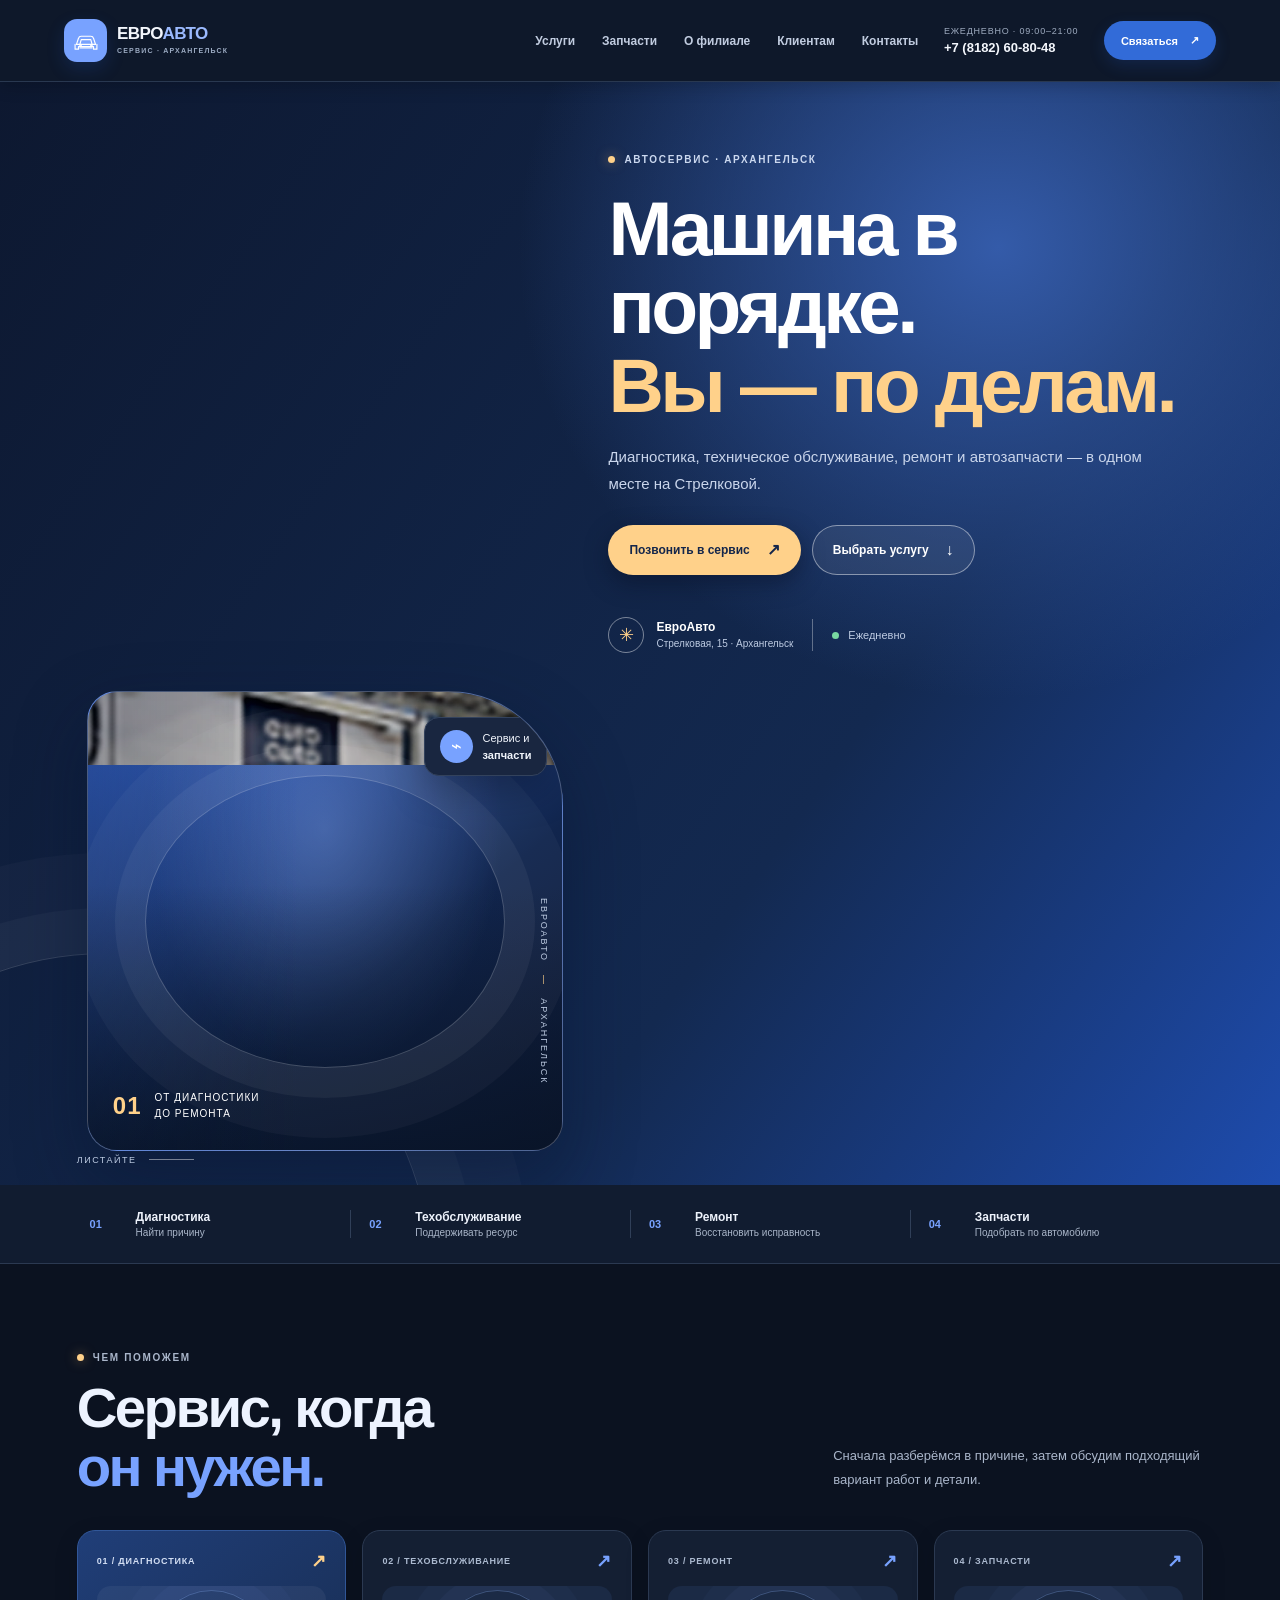
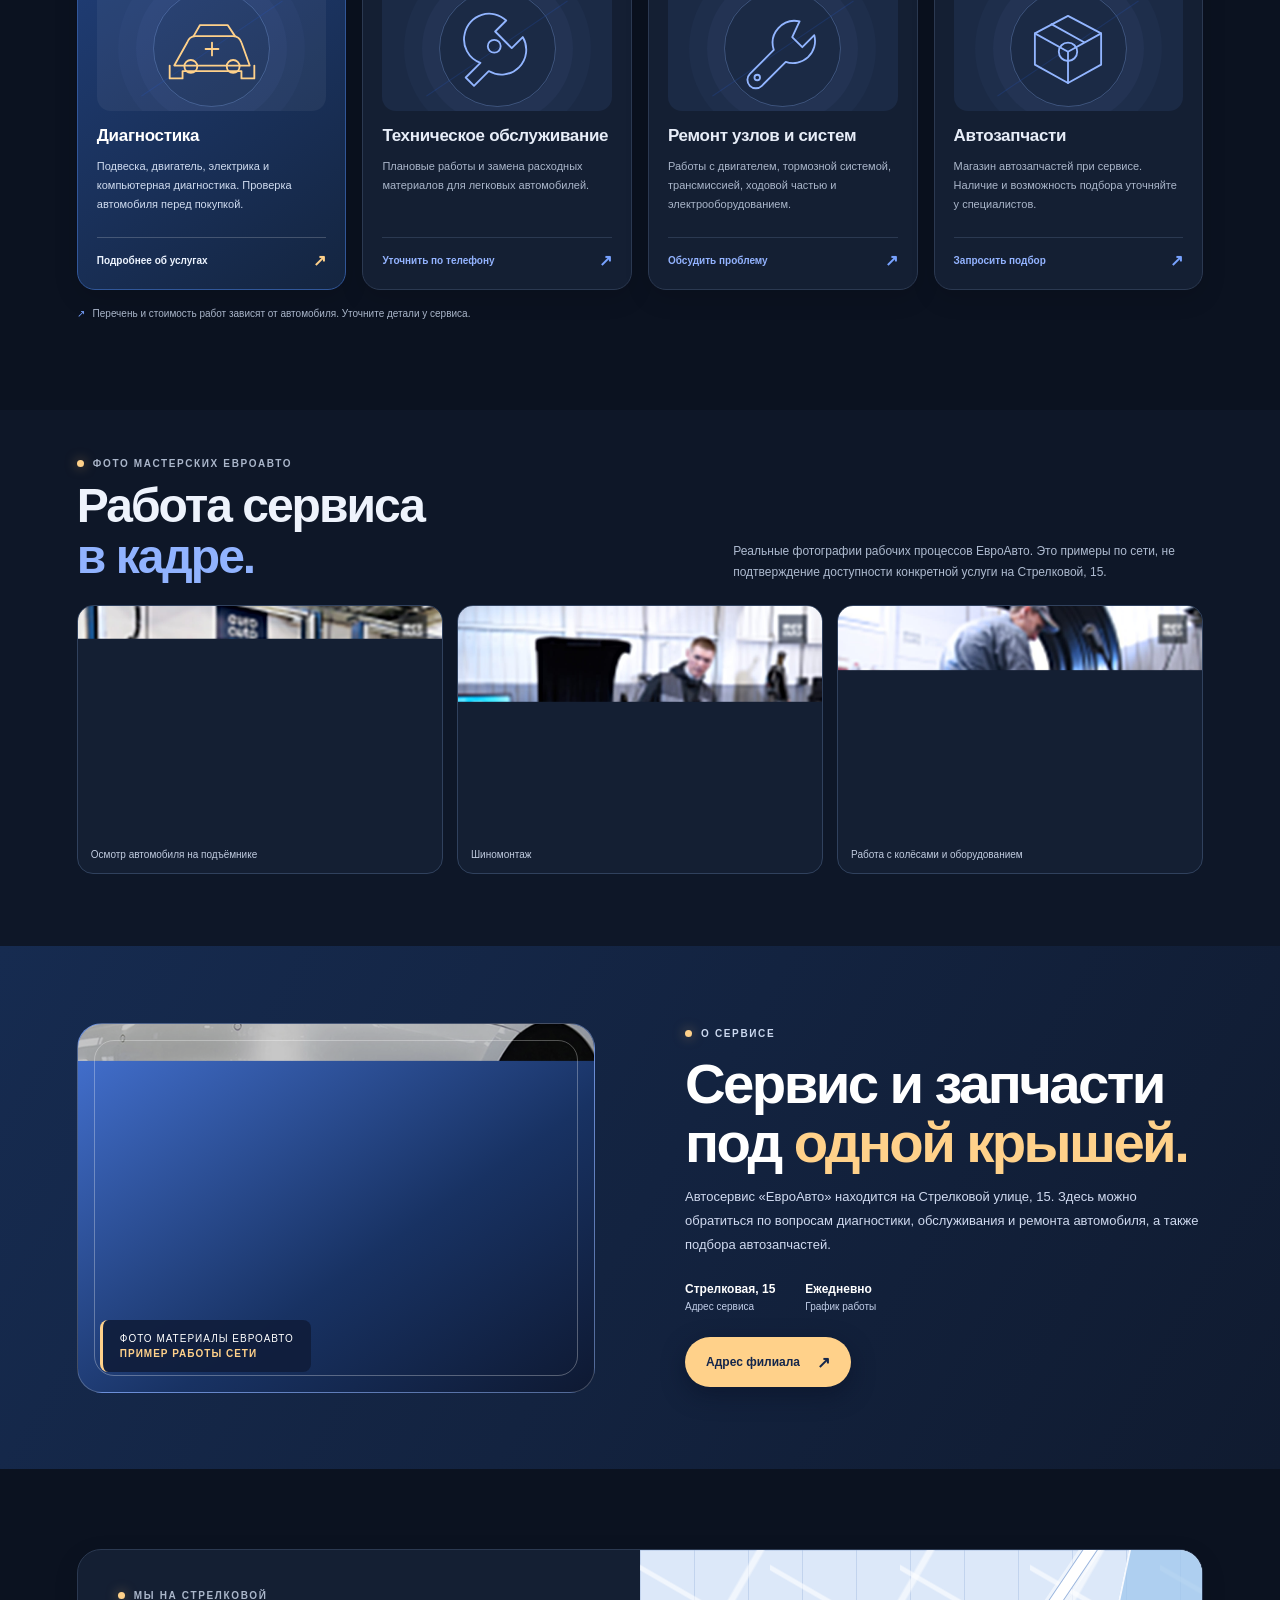
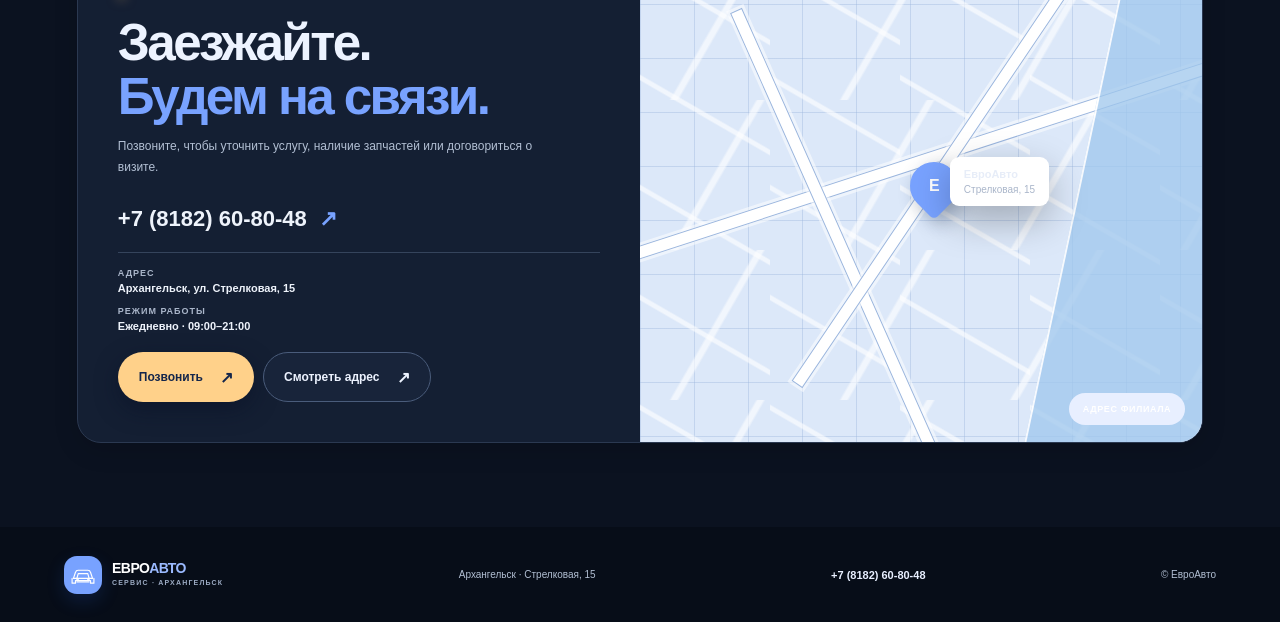
<file: index.html>
<!doctype html>
<html lang="ru">
<head>
  <meta charset="utf-8" />
  <meta name="viewport" content="width=device-width, initial-scale=1" />
  <meta name="theme-color" content="#0b1220" />
  <meta name="description" content="ЕвроАвто — автосервис и магазин автозапчастей в Архангельске. Стрелковая, 15." />
  <title>ЕвроАвто — автосервис в Архангельске</title>
  <link rel="stylesheet" href="styles.css" />
  <link rel="stylesheet" href="pages.css" />
</head>
<body>
  <header class="header">
    <a class="brand" href="#top" aria-label="ЕвроАвто — на главную"><span class="brand-mark" aria-hidden="true"><svg viewBox="0 0 44 44"><path d="M8 27h28l-3-9a4 4 0 0 0-4-3H15a4 4 0 0 0-4 3l-3 9Z"/><path d="M6 27v7h5v-4h22v4h5v-7M13 27l2-7h14l2 7M13 32h18"/><circle cx="14" cy="28" r="1.2"/><circle cx="30" cy="28" r="1.2"/></svg></span><span>ЕВРО<span class="brand-accent">АВТО</span><small>СЕРВИС · АРХАНГЕЛЬСК</small></span></a>
    <button class="menu-toggle" aria-label="Открыть меню" aria-expanded="false"><span></span><span></span></button>
    <nav class="nav" aria-label="Главная навигация"><a href="services.html">Услуги</a><a href="parts.html">Запчасти</a><a href="about.html">О филиале</a><a href="clients.html">Клиентам</a><a href="contacts.html">Контакты</a></nav>
    <div class="header-contact"><span>Ежедневно · 09:00–21:00</span><a href="tel:+78182608048">+7 (8182) 60-80-48</a></div>
    <a class="header-cta" href="tel:+78182608048">Связаться <span>↗</span></a>
  </header>

  <main id="top">
    <section class="hero">
      <div class="hero-noise"></div><div class="hero-content">
        <div class="eyebrow"><i></i> АВТОСЕРВИС · АРХАНГЕЛЬСК</div>
        <h1>Машина в порядке.<br/><em>Вы — по делам.</em></h1>
        <p>Диагностика, техническое обслуживание, ремонт и автозапчасти — в одном месте на Стрелковой.</p>
        <div class="hero-actions"><a class="button button-primary" href="tel:+78182608048">Позвонить в сервис <span>↗</span></a><a class="button button-ghost" href="#services">Выбрать услугу <span>↓</span></a></div>
        <div class="hero-proof"><span class="proof-mark">✳</span><span><b>ЕвроАвто</b><small>Стрелковая, 15 · Архангельск</small></span><span class="proof-line"></span><span class="proof-status"><i></i> Ежедневно</span></div>
      </div>
      <div class="hero-visual" role="img" aria-label="Автомобиль на подъёмнике в современном автосервисе">
        <img class="hero-photo" src="assets/work-car-lift.jpg" alt="Мастер ЕвроАвто осматривает автомобиль на подъёмнике" fetchpriority="high"><div class="image-vignette"></div>
        <div class="image-caption"><span class="caption-index">01</span><span>ОТ ДИАГНОСТИКИ<br/>ДО РЕМОНТА</span></div>
        <div class="floating-note"><span class="note-icon">⌁</span><span>Сервис и<br/><b>запчасти</b></span></div>
        <div class="hero-vertical">ЕВРОАВТО <span>—</span> АРХАНГЕЛЬСК</div>
      </div>
      <div class="hero-scroll"><span>ЛИСТАЙТЕ</span><i></i></div>
    </section>

    <section class="trust-strip" aria-label="Основные направления"><div><span class="trust-icon">01</span><b>Диагностика</b><small>Найти причину</small></div><div><span class="trust-icon">02</span><b>Техобслуживание</b><small>Поддерживать ресурс</small></div><div><span class="trust-icon">03</span><b>Ремонт</b><small>Восстановить исправность</small></div><div><span class="trust-icon">04</span><b>Запчасти</b><small>Подобрать по автомобилю</small></div></section>

    <section class="services section" id="services">
      <div class="section-top"><div><div class="eyebrow dark"><i></i> ЧЕМ ПОМОЖЕМ</div><h2>Сервис, когда<br/><em>он нужен.</em></h2></div><p>Сначала разберёмся в причине, затем обсудим подходящий вариант работ и детали.</p></div>
      <div class="service-grid">
        <a class="service-card service-feature" href="services.html"><div class="service-card-top"><span>01 / ДИАГНОСТИКА</span><span class="arrow">↗</span></div><div class="service-art art-diagnostic"><svg viewBox="0 0 120 100" aria-hidden="true"><path d="M19 68h82l-9-25a10 10 0 0 0-9-7H42a10 10 0 0 0-9 7l-14 25Z"/><path d="M14 68v14h14v-8h64v8h14V68M40 36l7-12h30l8 12"/><circle cx="37" cy="69" r="7"/><circle cx="83" cy="69" r="7"/><path d="M60 43v14m-7-7h14"/></svg><i></i></div><h3>Диагностика</h3><p>Подвеска, двигатель, электрика и компьютерная диагностика. Проверка автомобиля перед покупкой.</p><span class="card-link">Подробнее об услугах <b>↗</b></span></a>
        <a class="service-card" href="services.html"><div class="service-card-top"><span>02 / ТЕХОБСЛУЖИВАНИЕ</span><span class="arrow">↗</span></div><div class="service-art art-maintenance"><svg viewBox="0 0 120 100" aria-hidden="true"><path d="M25 33a27 27 0 0 1 45-14l-12 12 18 18 12-12a27 27 0 0 1-37 37L35 90l-9-9 16-16a27 27 0 0 1-17-32Z"/><circle cx="57" cy="47" r="7"/></svg><i></i></div><h3>Техническое обслуживание</h3><p>Плановые работы и замена расходных материалов для легковых автомобилей.</p><span class="card-link">Уточнить по телефону <b>↗</b></span></a>
        <a class="service-card" href="services.html"><div class="service-card-top"><span>03 / РЕМОНТ</span><span class="arrow">↗</span></div><div class="service-art art-repair"><svg viewBox="0 0 120 100" aria-hidden="true"><path d="M78 20a24 24 0 0 0-28 31L24 77a9 9 0 0 0 13 13l26-26a24 24 0 0 0 31-29L81 48 70 37l8-17Z"/><circle cx="32" cy="81" r="3"/></svg><i></i></div><h3>Ремонт узлов и систем</h3><p>Работы с двигателем, тормозной системой, трансмиссией, ходовой частью и электрооборудованием.</p><span class="card-link">Обсудить проблему <b>↗</b></span></a>
        <a class="service-card" href="parts.html#catalog-search"><div class="service-card-top"><span>04 / ЗАПЧАСТИ</span><span class="arrow">↗</span></div><div class="service-art art-parts"><svg viewBox="0 0 120 100" aria-hidden="true"><path d="m60 14 36 19v34L60 87 24 67V33l36-19Z"/><path d="m24 33 36 20 36-20M60 53v34M42 23l36 20"/><circle cx="60" cy="53" r="10"/></svg><i></i></div><h3>Автозапчасти</h3><p>Магазин автозапчастей при сервисе. Наличие и возможность подбора уточняйте у специалистов.</p><span class="card-link">Запросить подбор <b>↗</b></span></a>
      </div>
      <div class="service-footnote"><span>↗</span> Перечень и стоимость работ зависят от автомобиля. Уточните детали у сервиса.</div>
    </section>

<section class="work-gallery section" aria-labelledby="work-gallery-title"><div class="gallery-heading"><div><div class="eyebrow dark"><i></i> ФОТО МАСТЕРСКИХ ЕВРОАВТО</div><h2 id="work-gallery-title">Работа сервиса<br/><em>в кадре.</em></h2></div><p>Реальные фотографии рабочих процессов ЕвроАвто. Это примеры по сети, не подтверждение доступности конкретной услуги на Стрелковой, 15.</p></div><div class="gallery-grid"><figure><img src="assets/work-car-lift.jpg" alt="Специалист ЕвроАвто работает с автомобилем на подъёмнике" loading="lazy"><figcaption>Осмотр автомобиля на подъёмнике</figcaption></figure><figure><img src="assets/work-tire-change.jpg" alt="Мастер ЕвроАвто выполняет шиномонтаж" loading="lazy"><figcaption>Шиномонтаж</figcaption></figure><figure><img src="assets/work-wheel-alignment.jpg" alt="Специалист готовит колесо на шиномонтажном оборудовании" loading="lazy"><figcaption>Работа с колёсами и оборудованием</figcaption></figure></div></section>    <section class="about" id="about"><div class="about-image"><img class="about-photo" src="assets/work-service-bay.jpg" alt="Мастер ЕвроАвто меняет колесо на подъёмнике" loading="lazy"><div class="about-frame"></div><div class="about-label"><span>ФОТО МАТЕРИАЛЫ ЕВРОАВТО</span><b>ПРИМЕР РАБОТЫ СЕТИ</b></div></div><div class="about-copy"><div class="eyebrow"><i></i> О СЕРВИСЕ</div><h2>Сервис и запчасти<br/>под <em>одной крышей.</em></h2><p>Автосервис «ЕвроАвто» находится на Стрелковой улице, 15. Здесь можно обратиться по вопросам диагностики, обслуживания и ремонта автомобиля, а также подбора автозапчастей.</p><div class="about-facts"><div><strong>Стрелковая, 15</strong><span>Адрес сервиса</span></div><div><strong>Ежедневно</strong><span>График работы</span></div></div><a class="button button-primary" href="contacts.html#address">Адрес филиала <span>↗</span></a></div></section>

    <section class="contact section" id="contacts"><div class="contact-card"><div class="contact-copy"><div class="eyebrow"><i></i> МЫ НА СТРЕЛКОВОЙ</div><h2>Заезжайте.<br/><em>Будем на связи.</em></h2><p>Позвоните, чтобы уточнить услугу, наличие запчастей или договориться о визите.</p><a class="contact-phone" href="tel:+78182608048">+7 (8182) 60-80-48 <span>↗</span></a><div class="contact-details"><div><span>АДРЕС</span><b>Архангельск, ул. Стрелковая, 15</b></div><div><span>РЕЖИМ РАБОТЫ</span><b>Ежедневно · 09:00–21:00</b></div></div><div class="contact-actions"><a class="button button-primary" href="tel:+78182608048">Позвонить <span>↗</span></a><a class="button button-ghost" href="contacts.html#address">Смотреть адрес <span>↗</span></a></div></div><a class="map-card" href="contacts.html#address" aria-label="Открыть адрес на карте"><div class="map-grid"></div><div class="map-road road-one"></div><div class="map-road road-two"></div><div class="map-road road-three"></div><div class="map-water"></div><div class="map-pin"><span>Е</span></div><div class="map-address"><b>ЕвроАвто</b><span>Стрелковая, 15</span></div><span class="map-open">АДРЕС ФИЛИАЛА</span></a></div></section>
  </main>
  <footer class="footer"><a class="brand footer-brand" href="#top"><span class="brand-mark"><svg viewBox="0 0 44 44"><path d="M8 27h28l-3-9a4 4 0 0 0-4-3H15a4 4 0 0 0-4 3l-3 9Z"/><path d="M6 27v7h5v-4h22v4h5v-7M13 27l2-7h14l2 7M13 32h18"/><circle cx="14" cy="28" r="1.2"/><circle cx="30" cy="28" r="1.2"/></svg></span><span>ЕВРО<span class="brand-accent">АВТО</span><small>СЕРВИС · АРХАНГЕЛЬСК</small></span></a><span>Архангельск · Стрелковая, 15</span><a href="tel:+78182608048">+7 (8182) 60-80-48</a><span>© ЕвроАвто</span></footer>
  <script src="script.js"></script>
</body>
</html>
</file>
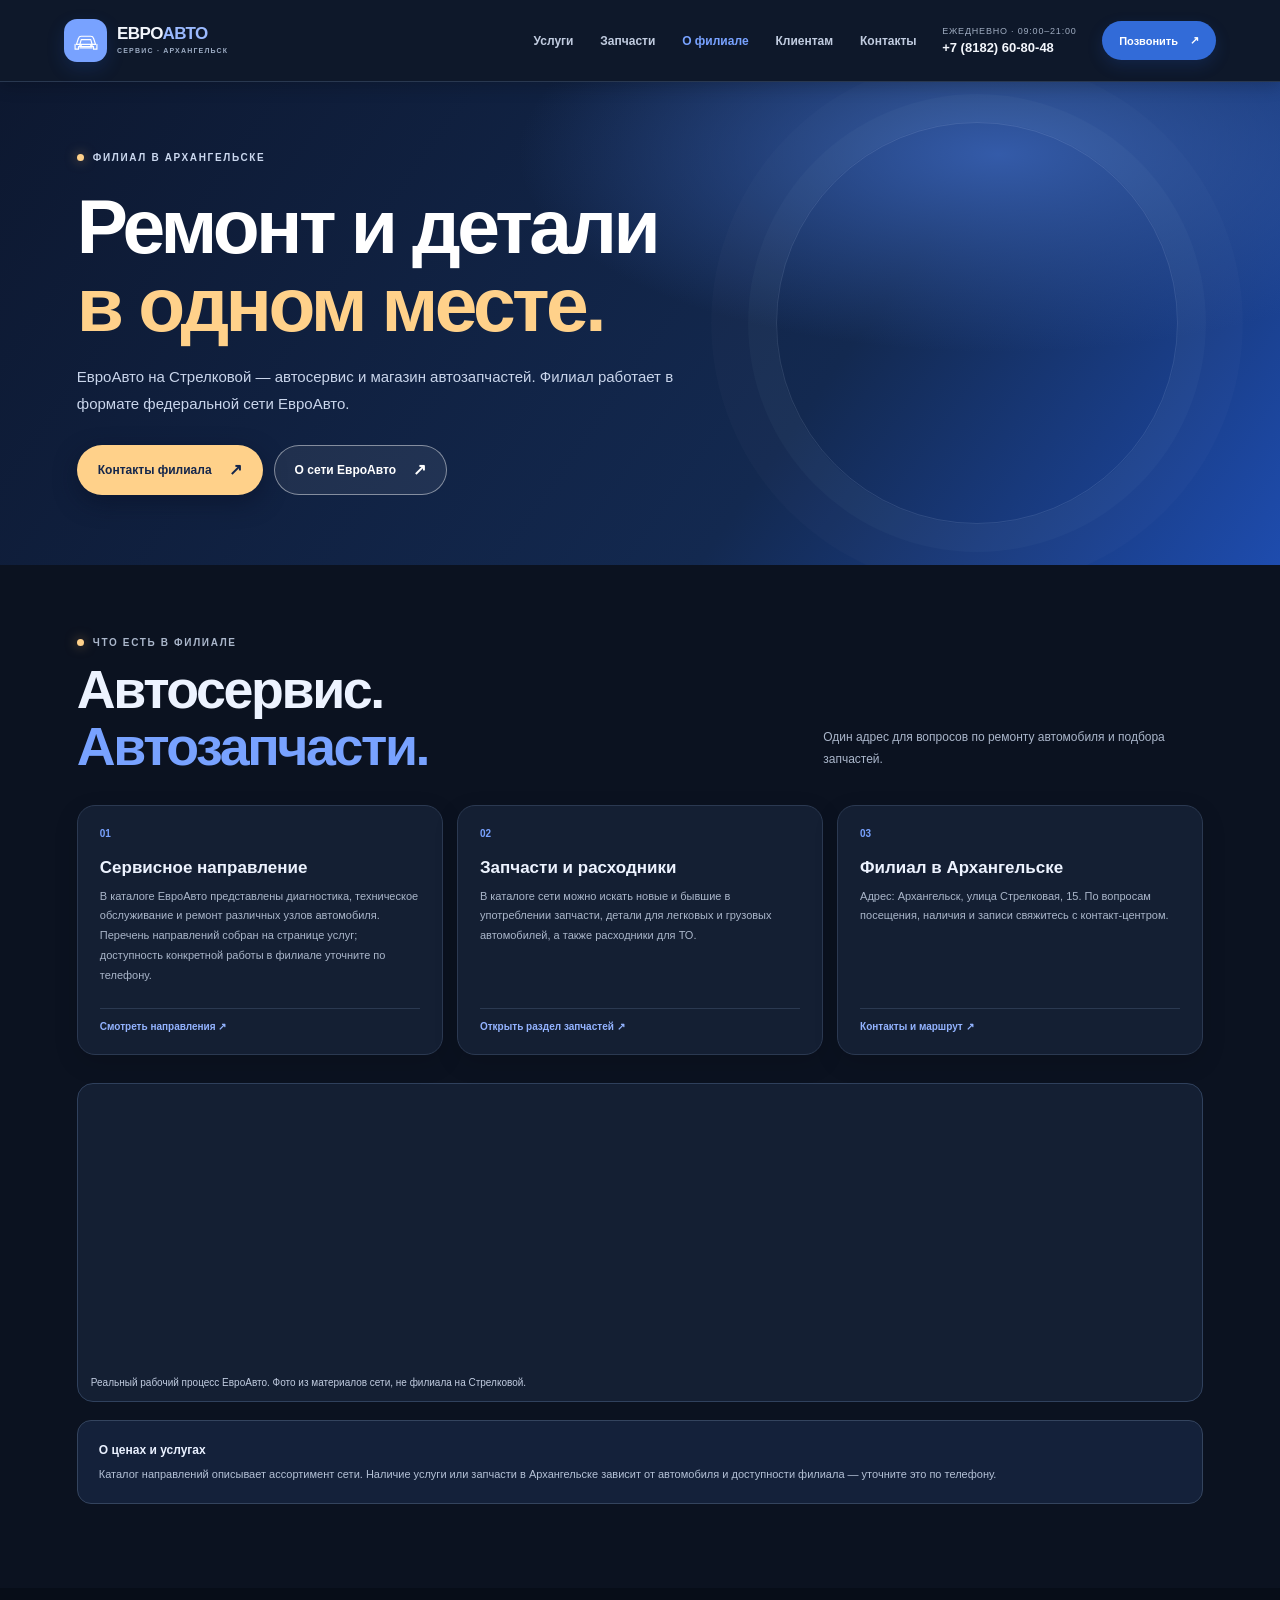
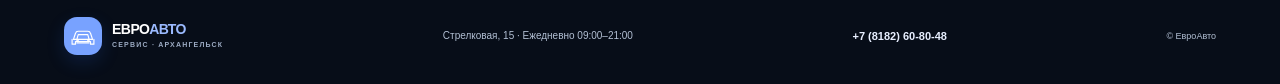
<file: about.html>
<!doctype html><html lang="ru"><head><meta charset="utf-8"><meta name="viewport" content="width=device-width,initial-scale=1"><meta name="theme-color" content="#0b1220"><title>О филиале — ЕвроАвто Архангельск</title><meta name="description" content="Филиал ЕвроАвто в Архангельске: автосервис и запчасти на Стрелковой, 15."><link rel="stylesheet" href="styles.css"><link rel="stylesheet" href="pages.css"></head><body>
<header class="header"><a class="brand" href="index.html"><span class="brand-mark"><svg viewBox="0 0 44 44"><path d="M8 27h28l-3-9a4 4 0 0 0-4-3H15a4 4 0 0 0-4 3l-3 9Z"/><path d="M6 27v7h5v-4h22v4h5v-7M13 27l2-7h14l2 7M13 32h18"/><circle cx="14" cy="28" r="1.2"/><circle cx="30" cy="28" r="1.2"/></svg></span><span>ЕВРО<span class="brand-accent">АВТО</span><small>СЕРВИС · АРХАНГЕЛЬСК</small></span></a><button class="menu-toggle" aria-label="Открыть меню" aria-expanded="false"><span></span><span></span></button><nav class="nav"><a href="services.html">Услуги</a><a href="parts.html">Запчасти</a><a href="about.html" aria-current="page">О филиале</a><a href="clients.html">Клиентам</a><a href="contacts.html">Контакты</a></nav><div class="header-contact"><span>Ежедневно · 09:00–21:00</span><a href="tel:+78182608048">+7 (8182) 60-80-48</a></div><a class="header-cta" href="tel:+78182608048">Позвонить <span>↗</span></a></header>
<main><section class="page-hero page-hero-about"><div class="eyebrow"><i></i> ФИЛИАЛ В АРХАНГЕЛЬСКЕ</div><h1>Ремонт и детали<br/><em>в одном месте.</em></h1><p>ЕвроАвто на Стрелковой — автосервис и магазин автозапчастей. Филиал работает в формате федеральной сети ЕвроАвто.</p><div class="page-hero-actions"><a class="button button-primary" href="contacts.html">Контакты филиала <span>↗</span></a><a class="button button-ghost" href="about.html#network">О сети ЕвроАвто <span>↗</span></a></div></section><section class="content-section" id="network"><div class="section-heading-page"><div><div class="eyebrow dark"><i></i> ЧТО ЕСТЬ В ФИЛИАЛЕ</div><h2>Автосервис.<br/><em>Автозапчасти.</em></h2></div><p class="section-side-copy">Один адрес для вопросов по ремонту автомобиля и подбора запчастей.</p></div><div class="about-grid"><article><span>01</span><h3>Сервисное направление</h3><p>В каталоге ЕвроАвто представлены диагностика, техническое обслуживание и ремонт различных узлов автомобиля. Перечень направлений собран на странице услуг; доступность конкретной работы в филиале уточните по телефону.</p><a href="services.html">Смотреть направления ↗</a></article><article><span>02</span><h3>Запчасти и расходники</h3><p>В каталоге сети можно искать новые и бывшие в употреблении запчасти, детали для легковых и грузовых автомобилей, а также расходники для ТО.</p><a href="parts.html">Открыть раздел запчастей ↗</a></article><article><span>03</span><h3>Филиал в Архангельске</h3><p>Адрес: Архангельск, улица Стрелковая, 15. По вопросам посещения, наличия и записи свяжитесь с контакт-центром.</p><a href="contacts.html">Контакты и маршрут ↗</a></article></div><figure class="about-photo-panel"><img src="assets/work-service-bay.jpg" alt="Специалист ЕвроАвто работает с колесом автомобиля на подъёмнике" loading="lazy"><figcaption>Реальный рабочий процесс ЕвроАвто. Фото из материалов сети, не филиала на Стрелковой.</figcaption></figure><div class="notice-box"><b>О ценах и услугах</b><p>Каталог направлений описывает ассортимент сети. Наличие услуги или запчасти в Архангельске зависит от автомобиля и доступности филиала — уточните это по телефону.</p></div></section></main>
<footer class="footer page-footer"><a class="brand footer-brand" href="index.html"><span class="brand-mark"><svg viewBox="0 0 44 44"><path d="M8 27h28l-3-9a4 4 0 0 0-4-3H15a4 4 0 0 0-4 3l-3 9Z"/><path d="M6 27v7h5v-4h22v4h5v-7M13 27l2-7h14l2 7M13 32h18"/><circle cx="14" cy="28" r="1.2"/><circle cx="30" cy="28" r="1.2"/></svg></span><span>ЕВРО<span class="brand-accent">АВТО</span><small>СЕРВИС · АРХАНГЕЛЬСК</small></span></a><span>Стрелковая, 15 · Ежедневно 09:00–21:00</span><a href="tel:+78182608048">+7 (8182) 60-80-48</a><small>© ЕвроАвто</small></footer><script src="script.js"></script></body></html>
</file>
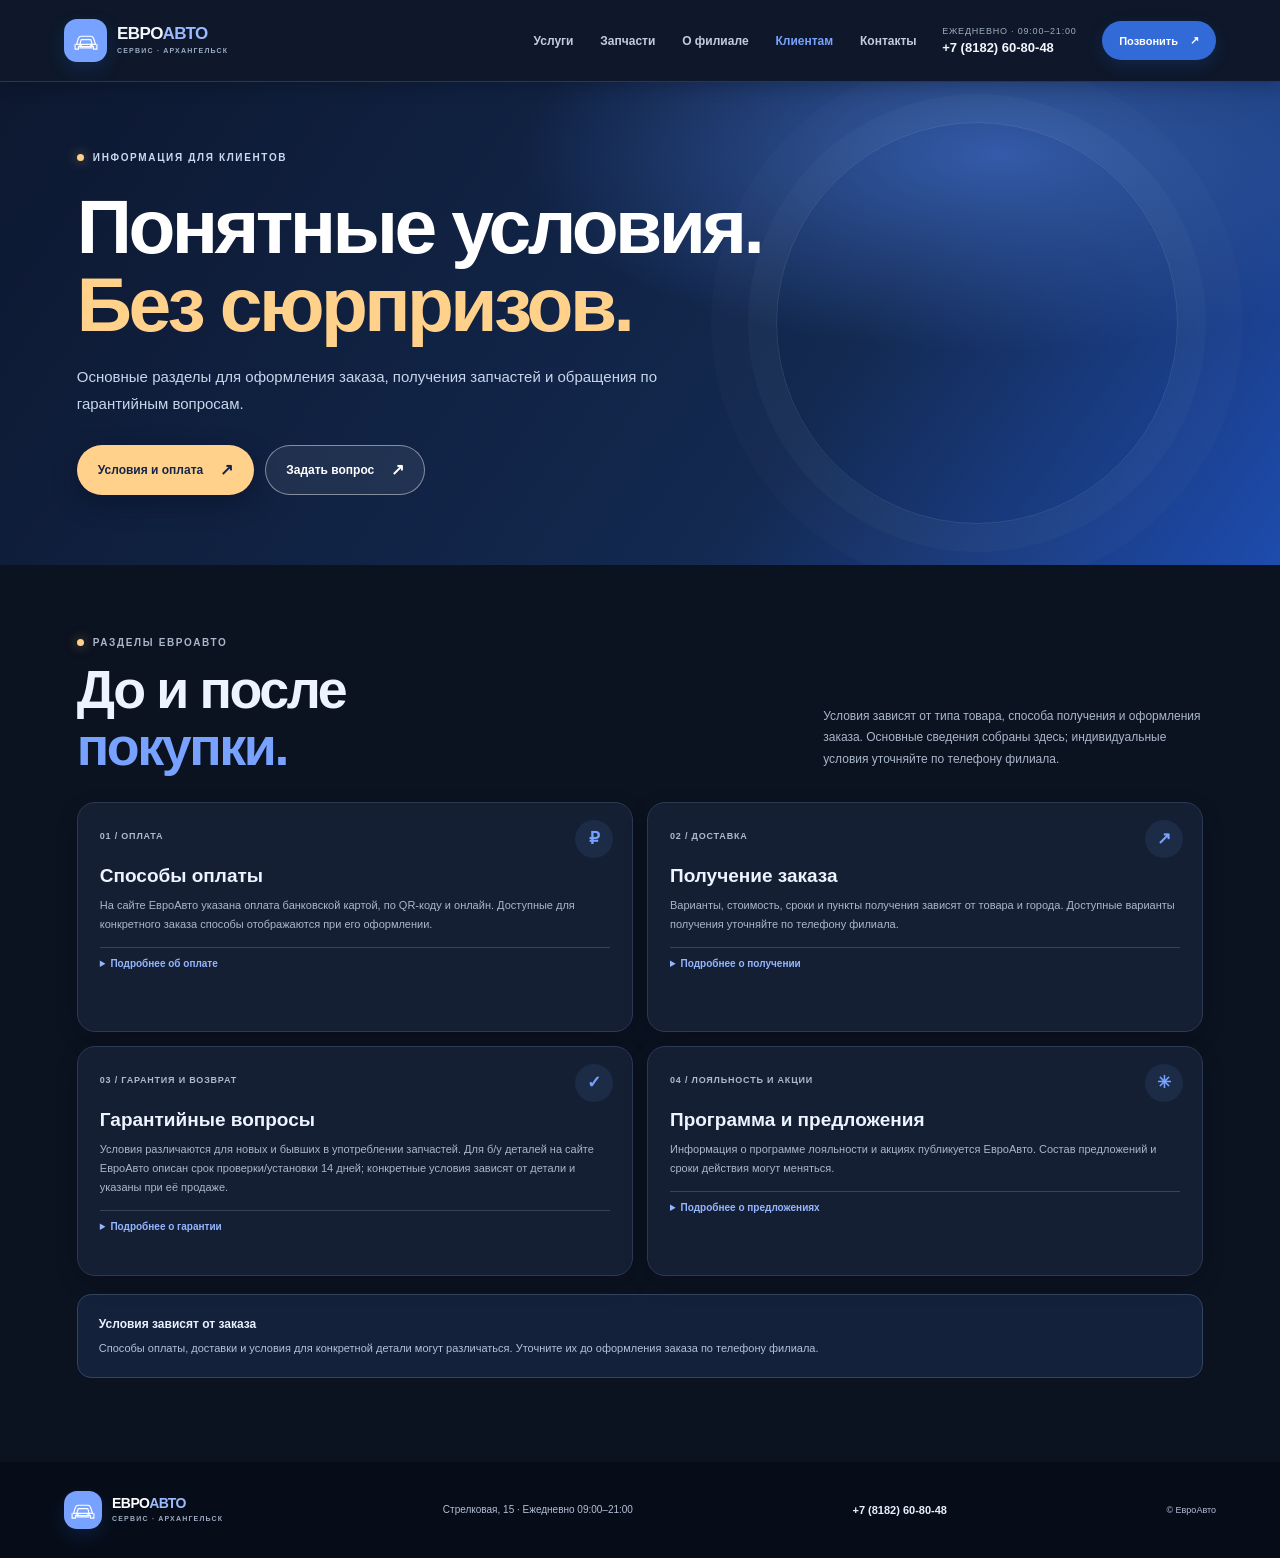
<file: clients.html>
<!doctype html><html lang="ru"><head><meta charset="utf-8"><meta name="viewport" content="width=device-width,initial-scale=1"><meta name="theme-color" content="#0b1220"><title>Клиентам — ЕвроАвто</title><meta name="description" content="Оплата, доставка, гарантия и возврат, программа лояльности и акции ЕвроАвто."><link rel="stylesheet" href="styles.css"><link rel="stylesheet" href="pages.css"></head><body>
<header class="header"><a class="brand" href="index.html"><span class="brand-mark"><svg viewBox="0 0 44 44"><path d="M8 27h28l-3-9a4 4 0 0 0-4-3H15a4 4 0 0 0-4 3l-3 9Z"/><path d="M6 27v7h5v-4h22v4h5v-7M13 27l2-7h14l2 7M13 32h18"/><circle cx="14" cy="28" r="1.2"/><circle cx="30" cy="28" r="1.2"/></svg></span><span>ЕВРО<span class="brand-accent">АВТО</span><small>СЕРВИС · АРХАНГЕЛЬСК</small></span></a><button class="menu-toggle" aria-label="Открыть меню" aria-expanded="false"><span></span><span></span></button><nav class="nav"><a href="services.html">Услуги</a><a href="parts.html">Запчасти</a><a href="about.html">О филиале</a><a href="clients.html" aria-current="page">Клиентам</a><a href="contacts.html">Контакты</a></nav><div class="header-contact"><span>Ежедневно · 09:00–21:00</span><a href="tel:+78182608048">+7 (8182) 60-80-48</a></div><a class="header-cta" href="tel:+78182608048">Позвонить <span>↗</span></a></header>
<main><section class="page-hero page-hero-clients"><div class="eyebrow"><i></i> ИНФОРМАЦИЯ ДЛЯ КЛИЕНТОВ</div><h1>Понятные условия.<br/><em>Без сюрпризов.</em></h1><p>Основные разделы для оформления заказа, получения запчастей и обращения по гарантийным вопросам.</p><div class="page-hero-actions"><a class="button button-primary" href="clients.html#terms">Условия и оплата <span>↗</span></a><a class="button button-ghost" href="tel:+78182608048">Задать вопрос <span>↗</span></a></div></section>
<section class="content-section"><div class="section-heading-page"><div><div class="eyebrow dark"><i></i> РАЗДЕЛЫ ЕВРОАВТО</div><h2>До и после<br/><em>покупки.</em></h2></div><p class="section-side-copy">Условия зависят от типа товара, способа получения и оформления заказа. Основные сведения собраны здесь; индивидуальные условия уточняйте по телефону филиала.</p></div><div class="client-grid" id="terms"><article class="client-card"><span class="client-card-icon">₽</span><span class="client-card-kicker">01 / ОПЛАТА</span><h3>Способы оплаты</h3><p>На сайте ЕвроАвто указана оплата банковской картой, по QR-коду и онлайн. Доступные для конкретного заказа способы отображаются при его оформлении.</p><details class="client-more"><summary>Подробнее об оплате</summary><p>Перед подтверждением заказа проверьте итоговую сумму и доступные способы оплаты. Условия конкретной покупки отображаются при оформлении.</p></details></article><article class="client-card" id="delivery"><span class="client-card-icon">↗</span><span class="client-card-kicker">02 / ДОСТАВКА</span><h3>Получение заказа</h3><p>Варианты, стоимость, сроки и пункты получения зависят от товара и города. Доступные варианты получения уточняйте по телефону филиала.</p><details class="client-more"><summary>Подробнее о получении</summary><p>Способ, срок и стоимость получения зависят от товара и адреса. Подтвердите доступный вариант для Архангельска до оформления заказа или позвоните в филиал.</p></details></article><article class="client-card"><span class="client-card-icon">✓</span><span class="client-card-kicker">03 / ГАРАНТИЯ И ВОЗВРАТ</span><h3>Гарантийные вопросы</h3><p>Условия различаются для новых и бывших в употреблении запчастей. Для б/у деталей на сайте ЕвроАвто описан срок проверки/установки 14 дней; конкретные условия зависят от детали и указаны при её продаже.</p><details class="client-more"><summary>Подробнее о гарантии</summary><p>Для бывших в употреблении деталей ЕвроАвто указывает срок проверки и установки 14 дней. Перед покупкой проверьте условия, указанные для конкретной детали и заказа.</p></details></article><article class="client-card"><span class="client-card-icon">✳</span><span class="client-card-kicker">04 / ЛОЯЛЬНОСТЬ И АКЦИИ</span><h3>Программа и предложения</h3><p>Информация о программе лояльности и акциях публикуется ЕвроАвто. Состав предложений и сроки действия могут меняться.</p><details class="client-more"><summary>Подробнее о предложениях</summary><p>Условия программы лояльности и акций меняются. Перед оформлением уточните срок действия предложения и его применимость к вашему заказу.</p></details></article></div><div class="notice-box"><b>Условия зависят от заказа</b><p>Способы оплаты, доставки и условия для конкретной детали могут различаться. Уточните их до оформления заказа по телефону филиала.</p></div></section></main>
<footer class="footer page-footer"><a class="brand footer-brand" href="index.html"><span class="brand-mark"><svg viewBox="0 0 44 44"><path d="M8 27h28l-3-9a4 4 0 0 0-4-3H15a4 4 0 0 0-4 3l-3 9Z"/><path d="M6 27v7h5v-4h22v4h5v-7M13 27l2-7h14l2 7M13 32h18"/><circle cx="14" cy="28" r="1.2"/><circle cx="30" cy="28" r="1.2"/></svg></span><span>ЕВРО<span class="brand-accent">АВТО</span><small>СЕРВИС · АРХАНГЕЛЬСК</small></span></a><span>Стрелковая, 15 · Ежедневно 09:00–21:00</span><a href="tel:+78182608048">+7 (8182) 60-80-48</a><small>© ЕвроАвто</small></footer><script src="script.js"></script></body></html>
</file>
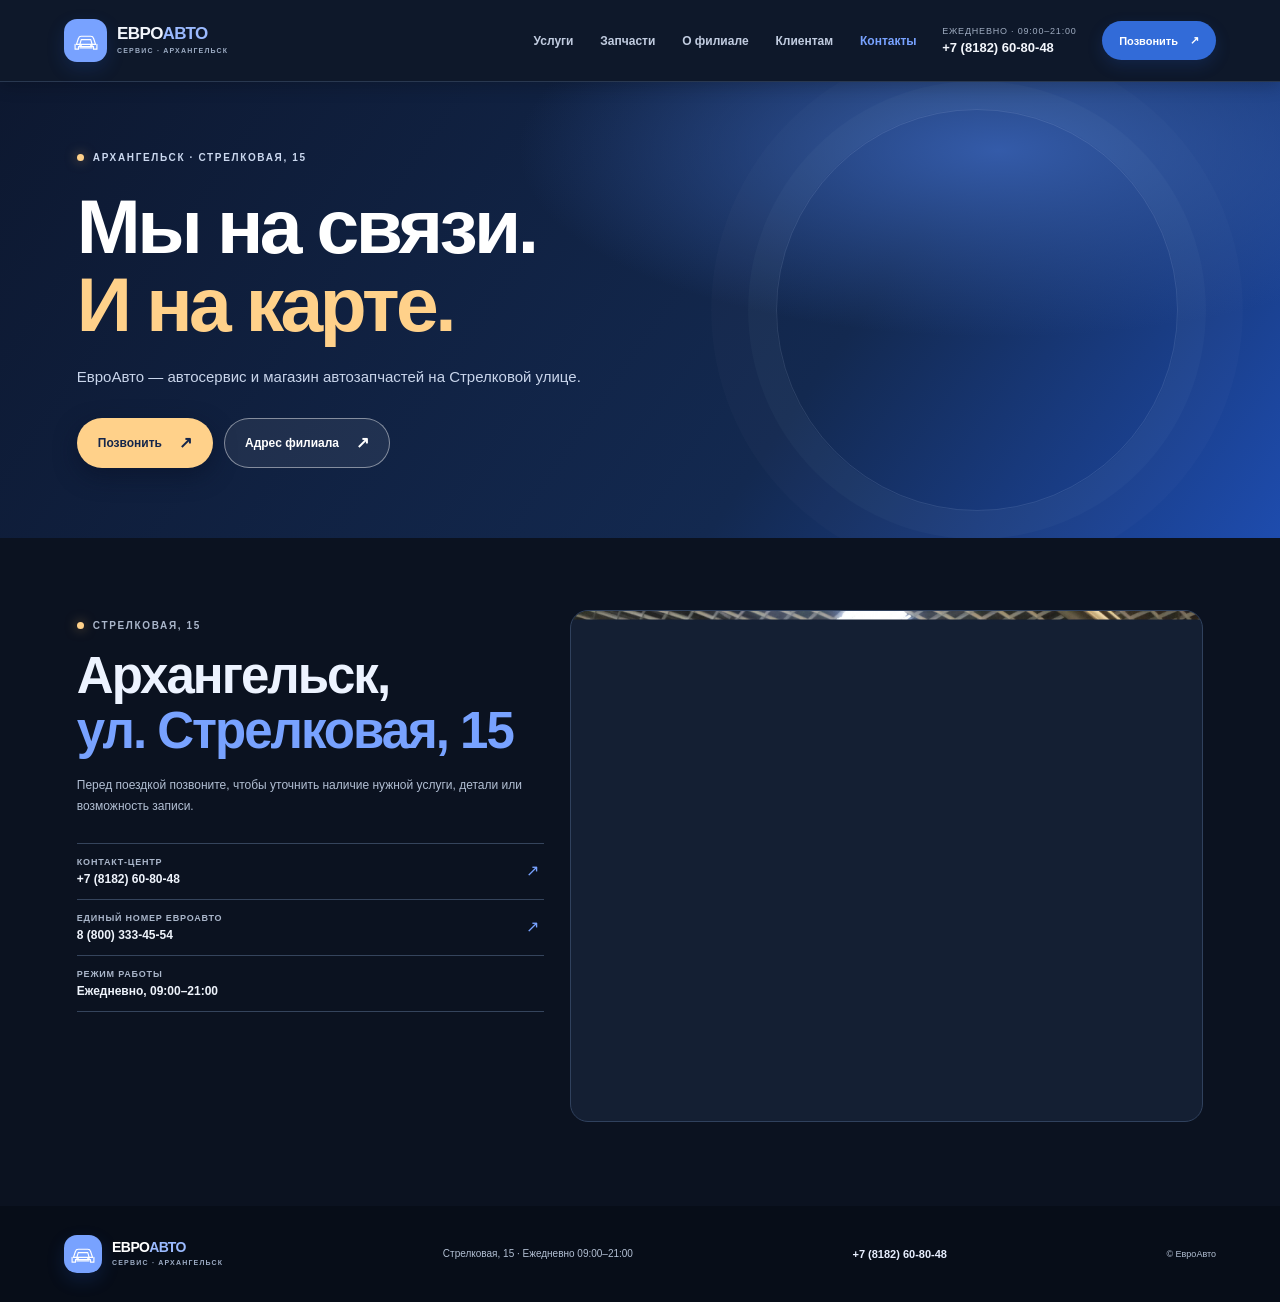
<file: contacts.html>
<!doctype html><html lang="ru"><head><meta charset="utf-8"><meta name="viewport" content="width=device-width,initial-scale=1"><meta name="theme-color" content="#0b1220"><title>Контакты — ЕвроАвто Архангельск</title><meta name="description" content="Адрес и контакты ЕвроАвто в Архангельске: Стрелковая улица, 15. Ежедневно с 09:00 до 21:00."><link rel="stylesheet" href="styles.css"><link rel="stylesheet" href="pages.css"></head><body>
<header class="header"><a class="brand" href="index.html"><span class="brand-mark"><svg viewBox="0 0 44 44"><path d="M8 27h28l-3-9a4 4 0 0 0-4-3H15a4 4 0 0 0-4 3l-3 9Z"/><path d="M6 27v7h5v-4h22v4h5v-7M13 27l2-7h14l2 7M13 32h18"/><circle cx="14" cy="28" r="1.2"/><circle cx="30" cy="28" r="1.2"/></svg></span><span>ЕВРО<span class="brand-accent">АВТО</span><small>СЕРВИС · АРХАНГЕЛЬСК</small></span></a><button class="menu-toggle" aria-label="Открыть меню" aria-expanded="false"><span></span><span></span></button><nav class="nav"><a href="services.html">Услуги</a><a href="parts.html">Запчасти</a><a href="about.html">О филиале</a><a href="clients.html">Клиентам</a><a href="contacts.html" aria-current="page">Контакты</a></nav><div class="header-contact"><span>Ежедневно · 09:00–21:00</span><a href="tel:+78182608048">+7 (8182) 60-80-48</a></div><a class="header-cta" href="tel:+78182608048">Позвонить <span>↗</span></a></header>
<main><section class="page-hero page-hero-contacts"><div class="eyebrow"><i></i> АРХАНГЕЛЬСК · СТРЕЛКОВАЯ, 15</div><h1>Мы на связи.<br/><em>И на карте.</em></h1><p>ЕвроАвто — автосервис и магазин автозапчастей на Стрелковой улице.</p><div class="page-hero-actions"><a class="button button-primary" href="tel:+78182608048">Позвонить <span>↗</span></a><a class="button button-ghost" href="contacts.html#address">Адрес филиала <span>↗</span></a></div></section><section class="content-section contact-page-content" id="address"><div class="contact-info-panel"><div><span class="eyebrow dark"><i></i> СТРЕЛКОВАЯ, 15</span><h2>Архангельск,<br/><em>ул. Стрелковая, 15</em></h2><p>Перед поездкой позвоните, чтобы уточнить наличие нужной услуги, детали или возможность записи.</p></div><div class="contact-info-list"><a href="tel:+78182608048"><span>КОНТАКТ-ЦЕНТР</span><b>+7 (8182) 60-80-48</b><i>↗</i></a><a href="tel:+78003334554"><span>ЕДИНЫЙ НОМЕР ЕВРОАВТО</span><b>8 (800) 333-45-54</b><i>↗</i></a><div><span>РЕЖИМ РАБОТЫ</span><b>Ежедневно, 09:00–21:00</b></div></div></div><figure class="contact-photo"><img src="assets/work-suspension.jpg" alt="Автомобиль на подъёмнике во время диагностики подвески в ЕвроАвто" loading="lazy"><figcaption>Фото мастерской сети ЕвроАвто; это не снимок филиала на Стрелковой, 15.</figcaption></figure></section></main>
<footer class="footer page-footer"><a class="brand footer-brand" href="index.html"><span class="brand-mark"><svg viewBox="0 0 44 44"><path d="M8 27h28l-3-9a4 4 0 0 0-4-3H15a4 4 0 0 0-4 3l-3 9Z"/><path d="M6 27v7h5v-4h22v4h5v-7M13 27l2-7h14l2 7M13 32h18"/><circle cx="14" cy="28" r="1.2"/><circle cx="30" cy="28" r="1.2"/></svg></span><span>ЕВРО<span class="brand-accent">АВТО</span><small>СЕРВИС · АРХАНГЕЛЬСК</small></span></a><span>Стрелковая, 15 · Ежедневно 09:00–21:00</span><a href="tel:+78182608048">+7 (8182) 60-80-48</a><small>© ЕвроАвто</small></footer><script src="script.js"></script></body></html>
</file>
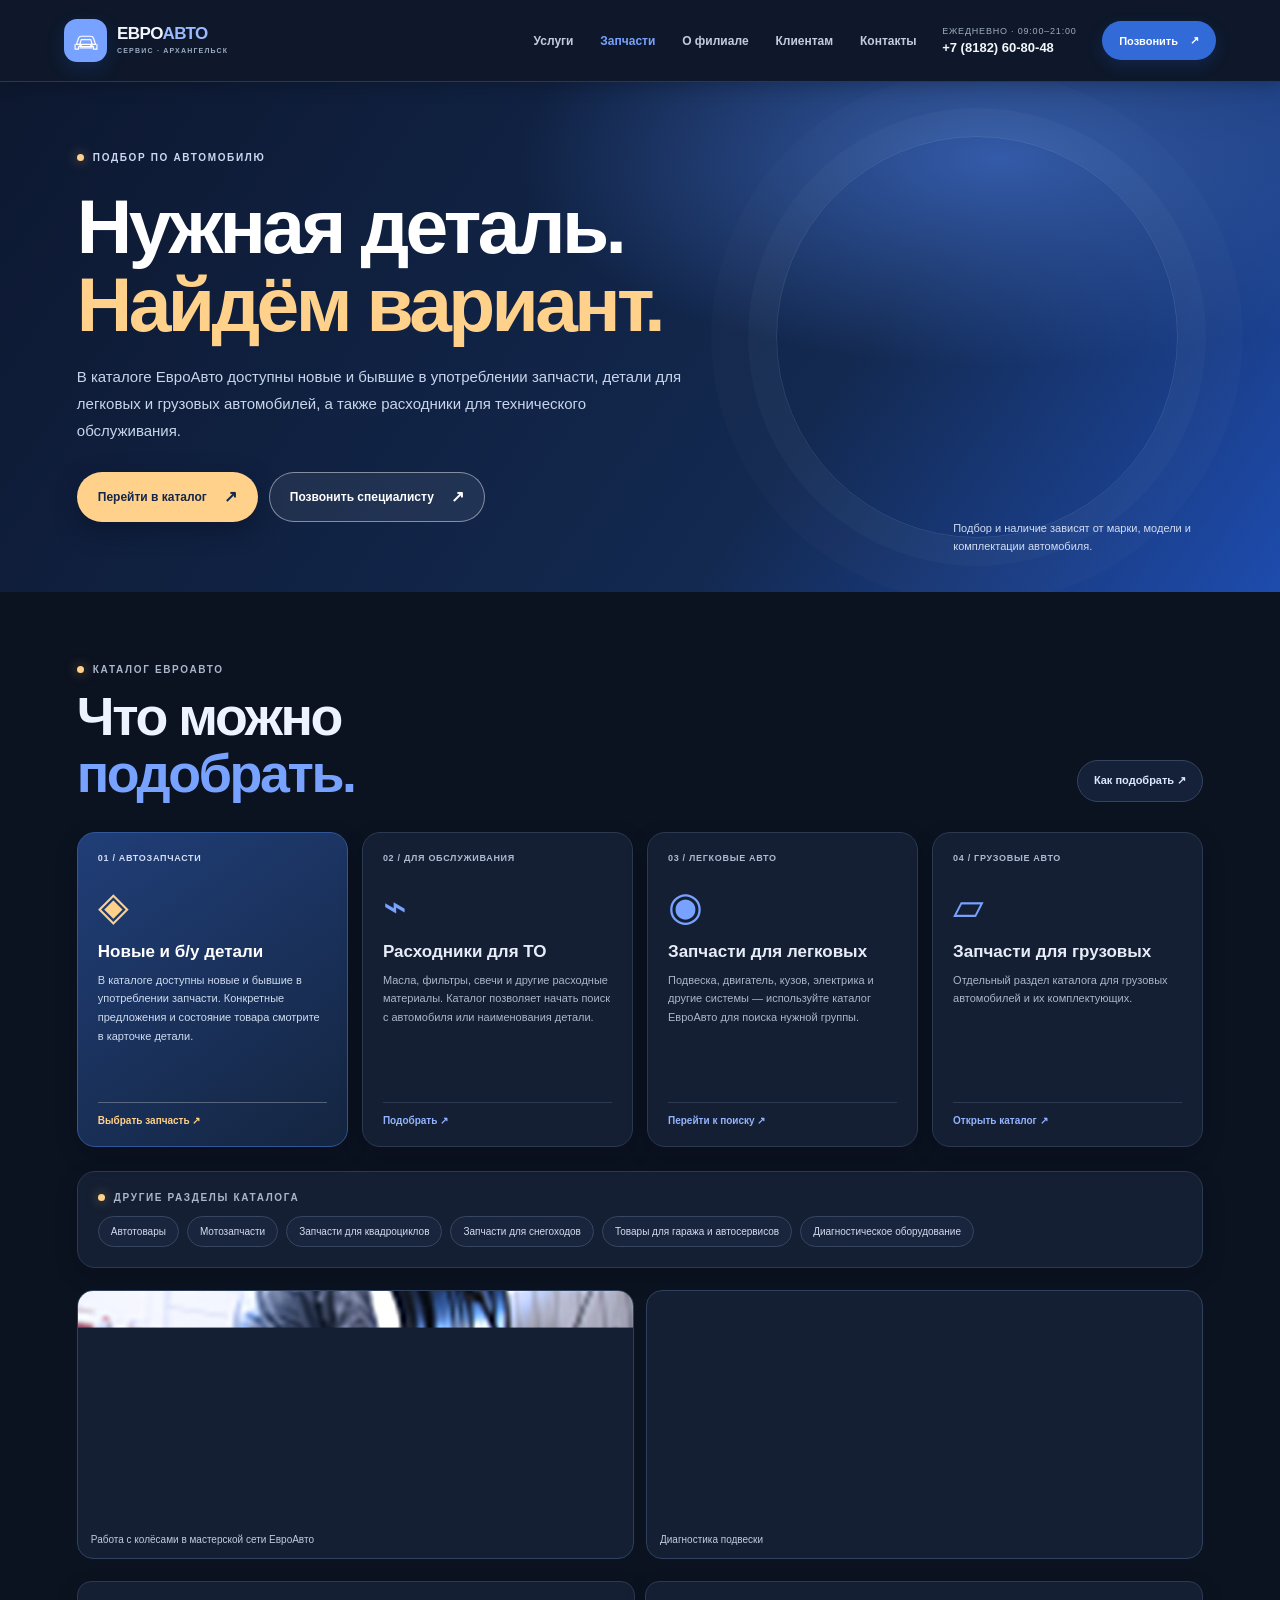
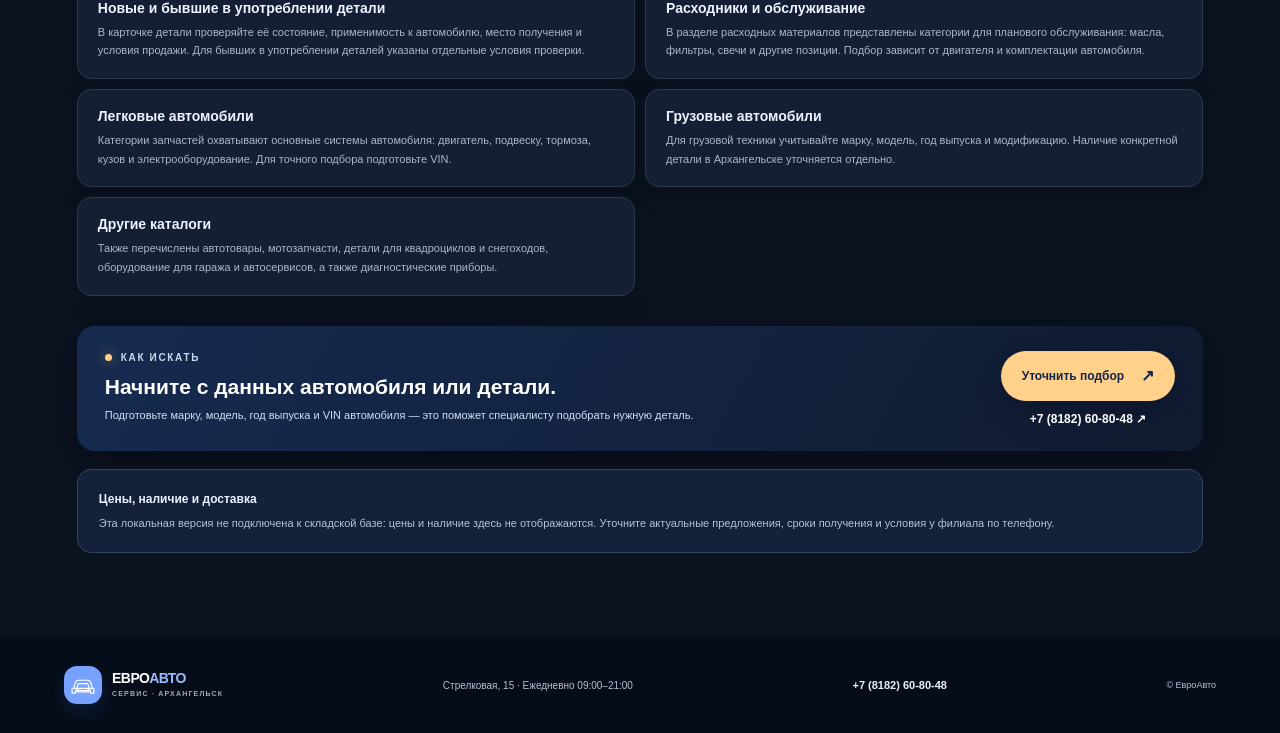
<file: parts.html>
<!doctype html><html lang="ru"><head><meta charset="utf-8"><meta name="viewport" content="width=device-width,initial-scale=1"><meta name="theme-color" content="#0b1220"><title>Запчасти — ЕвроАвто Архангельск</title><meta name="description" content="Каталог автозапчастей ЕвроАвто: новые и б/у детали, подбор по автомобилю и расходники для ТО."><link rel="stylesheet" href="styles.css"><link rel="stylesheet" href="pages.css"></head><body>
<header class="header"><a class="brand" href="index.html"><span class="brand-mark"><svg viewBox="0 0 44 44"><path d="M8 27h28l-3-9a4 4 0 0 0-4-3H15a4 4 0 0 0-4 3l-3 9Z"/><path d="M6 27v7h5v-4h22v4h5v-7M13 27l2-7h14l2 7M13 32h18"/><circle cx="14" cy="28" r="1.2"/><circle cx="30" cy="28" r="1.2"/></svg></span><span>ЕВРО<span class="brand-accent">АВТО</span><small>СЕРВИС · АРХАНГЕЛЬСК</small></span></a><button class="menu-toggle" aria-label="Открыть меню" aria-expanded="false"><span></span><span></span></button><nav class="nav"><a href="services.html">Услуги</a><a href="parts.html" aria-current="page">Запчасти</a><a href="about.html">О филиале</a><a href="clients.html">Клиентам</a><a href="contacts.html">Контакты</a></nav><div class="header-contact"><span>Ежедневно · 09:00–21:00</span><a href="tel:+78182608048">+7 (8182) 60-80-48</a></div><a class="header-cta" href="tel:+78182608048">Позвонить <span>↗</span></a></header>
<main><section class="page-hero page-hero-parts"><div class="eyebrow"><i></i> ПОДБОР ПО АВТОМОБИЛЮ</div><h1>Нужная деталь.<br/><em>Найдём вариант.</em></h1><p>В каталоге ЕвроАвто доступны новые и бывшие в употреблении запчасти, детали для легковых и грузовых автомобилей, а также расходники для технического обслуживания.</p><div class="page-hero-actions"><a class="button button-primary" href="parts.html#catalog-search">Перейти в каталог <span>↗</span></a><a class="button button-ghost" href="tel:+78182608048">Позвонить специалисту <span>↗</span></a></div><div class="hero-note">Подбор и наличие зависят от марки, модели и комплектации автомобиля.</div></section>
<section class="content-section" id="catalog-search"><div class="section-heading-page"><div><div class="eyebrow dark"><i></i> КАТАЛОГ ЕВРОАВТО</div><h2>Что можно<br><em>подобрать.</em></h2></div><a class="text-button" href="#parts-how-to">Как подобрать ↗</a></div><div class="parts-grid"><a class="parts-card parts-card-dark" href="#parts-used"><span class="parts-num">01 / АВТОЗАПЧАСТИ</span><div class="parts-symbol">◈</div><h3>Новые и б/у детали</h3><p>В каталоге доступны новые и бывшие в употреблении запчасти. Конкретные предложения и состояние товара смотрите в карточке детали.</p><span class="parts-arrow">Выбрать запчасть ↗</span></a><a class="parts-card" href="#parts-maintenance"><span class="parts-num">02 / ДЛЯ ОБСЛУЖИВАНИЯ</span><div class="parts-symbol">⌁</div><h3>Расходники для ТО</h3><p>Масла, фильтры, свечи и другие расходные материалы. Каталог позволяет начать поиск с автомобиля или наименования детали.</p><span class="parts-arrow">Подобрать ↗</span></a><a class="parts-card" href="#parts-passenger"><span class="parts-num">03 / ЛЕГКОВЫЕ АВТО</span><div class="parts-symbol">◉</div><h3>Запчасти для легковых</h3><p>Подвеска, двигатель, кузов, электрика и другие системы — используйте каталог ЕвроАвто для поиска нужной группы.</p><span class="parts-arrow">Перейти к поиску ↗</span></a><a class="parts-card" href="#parts-commercial"><span class="parts-num">04 / ГРУЗОВЫЕ АВТО</span><div class="parts-symbol">▱</div><h3>Запчасти для грузовых</h3><p>Отдельный раздел каталога для грузовых автомобилей и их комплектующих.</p><span class="parts-arrow">Открыть каталог ↗</span></a></div>
<div class="other-catalog"><span class="eyebrow dark"><i></i> ДРУГИЕ РАЗДЕЛЫ КАТАЛОГА</span><div><a href="#parts-other">Автотовары</a><a href="#parts-other">Мотозапчасти</a><a href="#parts-other">Запчасти для квадроциклов</a><a href="#parts-other">Запчасти для снегоходов</a><a href="#parts-other">Товары для гаража и автосервисов</a><a href="#parts-other">Диагностическое оборудование</a></div></div><div class="parts-photo-band"><figure><img src="assets/work-wheel-alignment.jpg" alt="Колесо на оборудовании в мастерской ЕвроАвто" loading="lazy"><figcaption>Работа с колёсами в мастерской сети ЕвроАвто</figcaption></figure><figure><img src="assets/work-suspension.jpg" alt="Диагностика ходовой части автомобиля на подъёмнике" loading="lazy"><figcaption>Диагностика подвески</figcaption></figure></div><div class="parts-detail-list"><article id="parts-used"><h3>Новые и бывшие в употреблении детали</h3><p>В карточке детали проверяйте её состояние, применимость к автомобилю, место получения и условия продажи. Для бывших в употреблении деталей указаны отдельные условия проверки.</p></article><article id="parts-maintenance"><h3>Расходники и обслуживание</h3><p>В разделе расходных материалов представлены категории для планового обслуживания: масла, фильтры, свечи и другие позиции. Подбор зависит от двигателя и комплектации автомобиля.</p></article><article id="parts-passenger"><h3>Легковые автомобили</h3><p>Категории запчастей охватывают основные системы автомобиля: двигатель, подвеску, тормоза, кузов и электрооборудование. Для точного подбора подготовьте VIN.</p></article><article id="parts-commercial"><h3>Грузовые автомобили</h3><p>Для грузовой техники учитывайте марку, модель, год выпуска и модификацию. Наличие конкретной детали в Архангельске уточняется отдельно.</p></article><article id="parts-other"><h3>Другие каталоги</h3><p>Также перечислены автотовары, мотозапчасти, детали для квадроциклов и снегоходов, оборудование для гаража и автосервисов, а также диагностические приборы.</p></article></div><div class="parts-search-panel" id="parts-how-to"><div><span class="eyebrow"><i></i> КАК ИСКАТЬ</span><h3>Начните с данных автомобиля или детали.</h3><p>Подготовьте марку, модель, год выпуска и VIN автомобиля — это поможет специалисту подобрать нужную деталь.</p></div><div class="parts-search-actions"><a class="button button-primary" href="tel:+78182608048">Уточнить подбор <span>↗</span></a><a href="tel:+78182608048">+7 (8182) 60-80-48 <span>↗</span></a></div></div>
<div class="notice-box"><b>Цены, наличие и доставка</b><p>Эта локальная версия не подключена к складской базе: цены и наличие здесь не отображаются. Уточните актуальные предложения, сроки получения и условия у филиала по телефону.</p></div></section></main>
<footer class="footer page-footer"><a class="brand footer-brand" href="index.html"><span class="brand-mark"><svg viewBox="0 0 44 44"><path d="M8 27h28l-3-9a4 4 0 0 0-4-3H15a4 4 0 0 0-4 3l-3 9Z"/><path d="M6 27v7h5v-4h22v4h5v-7M13 27l2-7h14l2 7M13 32h18"/><circle cx="14" cy="28" r="1.2"/><circle cx="30" cy="28" r="1.2"/></svg></span><span>ЕВРО<span class="brand-accent">АВТО</span><small>СЕРВИС · АРХАНГЕЛЬСК</small></span></a><span>Стрелковая, 15 · Ежедневно 09:00–21:00</span><a href="tel:+78182608048">+7 (8182) 60-80-48</a><small>© ЕвроАвто</small></footer><script src="script.js"></script></body></html>
</file>
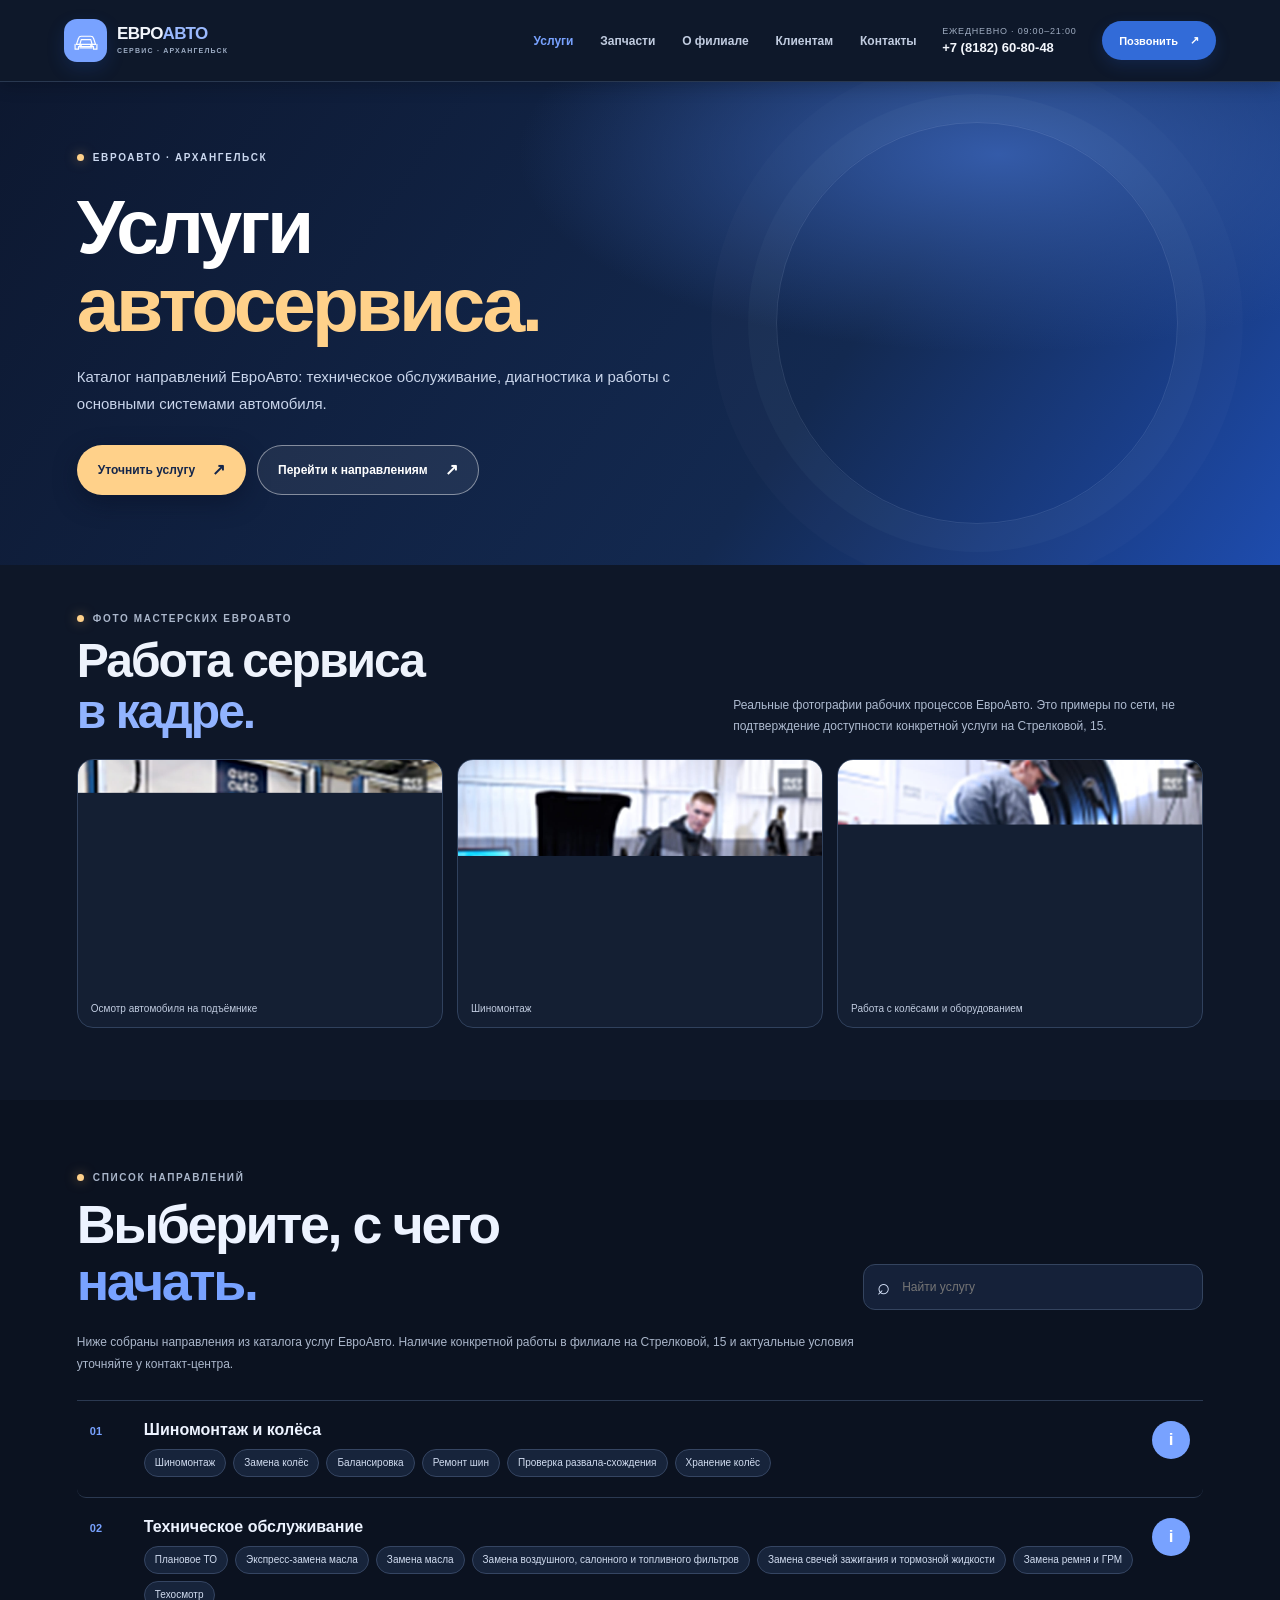
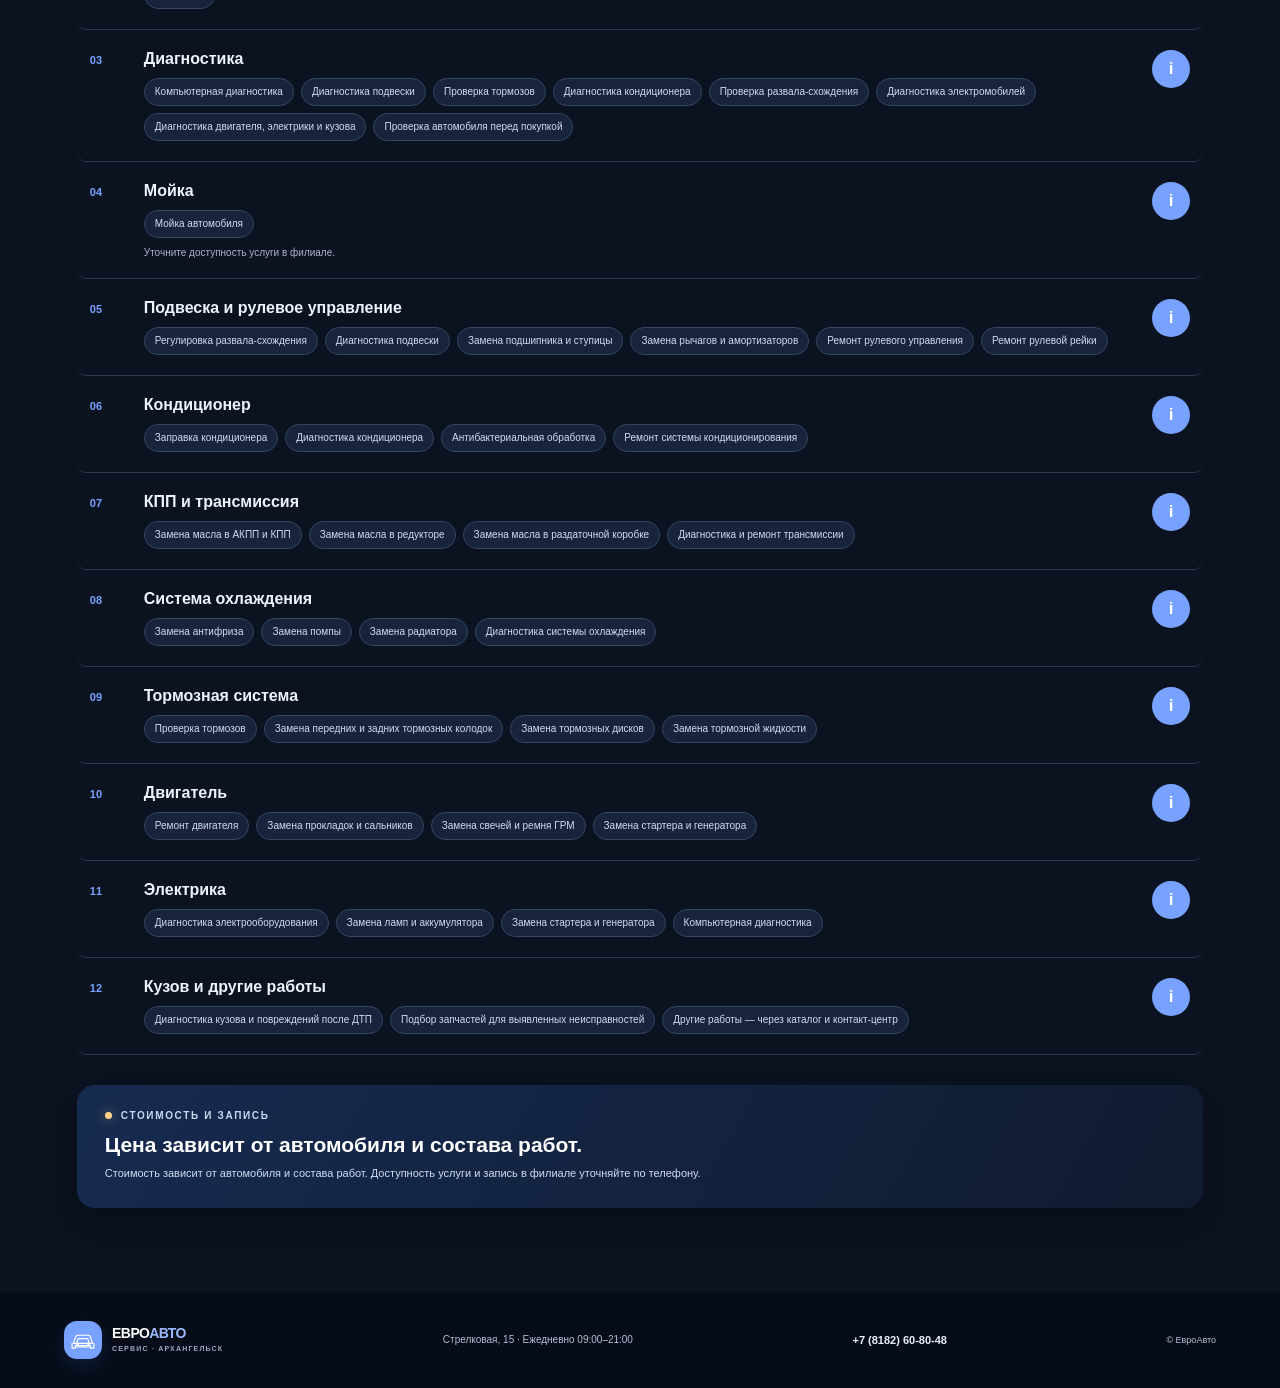
<file: services.html>
<!doctype html><html lang="ru"><head><meta charset="utf-8"><meta name="viewport" content="width=device-width,initial-scale=1"><meta name="theme-color" content="#0b1220"><title>Услуги автосервиса — ЕвроАвто Архангельск</title><meta name="description" content="Каталог услуг ЕвроАвто: обслуживание, диагностика, ремонт, колёса, кондиционер и другие направления."><link rel="stylesheet" href="styles.css"><link rel="stylesheet" href="pages.css"></head><body>
<header class="header"><a class="brand" href="index.html"><span class="brand-mark"><svg viewBox="0 0 44 44"><path d="M8 27h28l-3-9a4 4 0 0 0-4-3H15a4 4 0 0 0-4 3l-3 9Z"/><path d="M6 27v7h5v-4h22v4h5v-7M13 27l2-7h14l2 7M13 32h18"/><circle cx="14" cy="28" r="1.2"/><circle cx="30" cy="28" r="1.2"/></svg></span><span>ЕВРО<span class="brand-accent">АВТО</span><small>СЕРВИС · АРХАНГЕЛЬСК</small></span></a><button class="menu-toggle" aria-label="Открыть меню" aria-expanded="false"><span></span><span></span></button><nav class="nav"><a href="services.html" aria-current="page">Услуги</a><a href="parts.html">Запчасти</a><a href="about.html">О филиале</a><a href="clients.html">Клиентам</a><a href="contacts.html">Контакты</a></nav><div class="header-contact"><span>Ежедневно · 09:00–21:00</span><a href="tel:+78182608048">+7 (8182) 60-80-48</a></div><a class="header-cta" href="tel:+78182608048">Позвонить <span>↗</span></a></header>
<main><section class="page-hero page-hero-dark"><div class="eyebrow"><i></i> ЕВРОАВТО · АРХАНГЕЛЬСК</div><h1>Услуги<br><em>автосервиса.</em></h1><p>Каталог направлений ЕвроАвто: техническое обслуживание, диагностика и работы с основными системами автомобиля.</p><div class="page-hero-actions"><a class="button button-primary" href="tel:+78182608048">Уточнить услугу <span>↗</span></a><a class="button button-ghost" href="services.html#service-directory">Перейти к направлениям <span>↗</span></a></div></section><section class="work-gallery section" aria-labelledby="work-gallery-title"><div class="gallery-heading"><div><div class="eyebrow dark"><i></i> ФОТО МАСТЕРСКИХ ЕВРОАВТО</div><h2 id="work-gallery-title">Работа сервиса<br/><em>в кадре.</em></h2></div><p>Реальные фотографии рабочих процессов ЕвроАвто. Это примеры по сети, не подтверждение доступности конкретной услуги на Стрелковой, 15.</p></div><div class="gallery-grid"><figure><img src="assets/work-car-lift.jpg" alt="Специалист ЕвроАвто работает с автомобилем на подъёмнике" loading="lazy"><figcaption>Осмотр автомобиля на подъёмнике</figcaption></figure><figure><img src="assets/work-tire-change.jpg" alt="Мастер ЕвроАвто выполняет шиномонтаж" loading="lazy"><figcaption>Шиномонтаж</figcaption></figure><figure><img src="assets/work-wheel-alignment.jpg" alt="Специалист готовит колесо на шиномонтажном оборудовании" loading="lazy"><figcaption>Работа с колёсами и оборудованием</figcaption></figure></div></section><section class="content-section"><div class="section-heading-page"><div><div class="eyebrow dark"><i></i> СПИСОК НАПРАВЛЕНИЙ</div><h2>Выберите, с чего<br><em>начать.</em></h2></div><label class="service-search"><span>⌕</span><input id="service-search" type="search" placeholder="Найти услугу" aria-label="Поиск по услугам"></label></div><p class="page-intro">Ниже собраны направления из каталога услуг ЕвроАвто. Наличие конкретной работы в филиале на Стрелковой, 15 и актуальные условия уточняйте у контакт-центра.</p><div class="service-directory" id="service-directory">
<article class="service-group" data-search="шиномонтаж колеса замена колес балансировка ремонт шин хранение"><div class="service-group-index">01</div><div><h3>Шиномонтаж и колёса</h3><ul><li>Шиномонтаж</li><li>Замена колёс</li><li>Балансировка</li><li>Ремонт шин</li><li>Проверка развала-схождения</li><li>Хранение колёс</li></ul></div><button type="button" class="service-info-button" aria-label="Открыть каталог ЕвроАвто" data-service-info>i</button></article>
<article class="service-group" id="maintenance" data-search="техническое обслуживание то масло фильтр свечи тормозная жидкость ремень грм техосмотр"><div class="service-group-index">02</div><div><h3>Техническое обслуживание</h3><ul><li>Плановое ТО</li><li>Экспресс-замена масла</li><li>Замена масла</li><li>Замена воздушного, салонного и топливного фильтров</li><li>Замена свечей зажигания и тормозной жидкости</li><li>Замена ремня и ГРМ</li><li>Техосмотр</li></ul></div><button type="button" class="service-info-button" aria-label="Подробнее о замене ГРМ" data-service-info>i</button></article>
<article class="service-group" data-search="диагностика компьютерная подвеска тормоза кондиционер развал схождение электромобиль"><div class="service-group-index">03</div><div><h3>Диагностика</h3><ul><li>Компьютерная диагностика</li><li>Диагностика подвески</li><li>Проверка тормозов</li><li>Диагностика кондиционера</li><li>Проверка развала-схождения</li><li>Диагностика электромобилей</li><li>Диагностика двигателя, электрики и кузова</li><li>Проверка автомобиля перед покупкой</li></ul></div><button type="button" class="service-info-button" aria-label="Подробнее о проверке тормозов" data-service-info>i</button></article>
<article class="service-group" data-search="мойка автомобиль"><div class="service-group-index">04</div><div><h3>Мойка</h3><ul><li>Мойка автомобиля</li></ul><p class="service-note">Уточните доступность услуги в филиале.</p></div><button type="button" class="service-info-button" aria-label="Уточнить по телефону" data-service-info>i</button></article>
<article class="service-group" id="suspension" data-search="развал схождение регулировка колес подвеска рулевое управление подшипник ступица рычаг амортизатор"><div class="service-group-index">05</div><div><h3>Подвеска и рулевое управление</h3><ul><li>Регулировка развала-схождения</li><li>Диагностика подвески</li><li>Замена подшипника и ступицы</li><li>Замена рычагов и амортизаторов</li><li>Ремонт рулевого управления</li><li>Ремонт рулевой рейки</li></ul></div><button type="button" class="service-info-button" aria-label="Подробнее о ремонте рулевой рейки" data-service-info>i</button></article>
<article class="service-group" id="climate" data-search="кондиционер заправка диагностика антибактериальная обработка"><div class="service-group-index">06</div><div><h3>Кондиционер</h3><ul><li>Заправка кондиционера</li><li>Диагностика кондиционера</li><li>Антибактериальная обработка</li><li>Ремонт системы кондиционирования</li></ul></div><button type="button" class="service-info-button" aria-label="Подробнее о диагностике кондиционера" data-service-info>i</button></article>
<article class="service-group" data-search="трансмиссия акпп кпп масло раздаточная коробка"><div class="service-group-index">07</div><div><h3>КПП и трансмиссия</h3><ul><li>Замена масла в АКПП и КПП</li><li>Замена масла в редукторе</li><li>Замена масла в раздаточной коробке</li><li>Диагностика и ремонт трансмиссии</li></ul></div><button type="button" class="service-info-button" aria-label="Каталог работ по трансмиссии" data-service-info>i</button></article>
<article class="service-group" data-search="охлаждение антифриз помпа радиатор"><div class="service-group-index">08</div><div><h3>Система охлаждения</h3><ul><li>Замена антифриза</li><li>Замена помпы</li><li>Замена радиатора</li><li>Диагностика системы охлаждения</li></ul></div><button type="button" class="service-info-button" aria-label="Каталог работ" data-service-info>i</button></article>
<article class="service-group" id="brakes" data-search="тормоза колодки диски тормозная жидкость проверка"><div class="service-group-index">09</div><div><h3>Тормозная система</h3><ul><li>Проверка тормозов</li><li>Замена передних и задних тормозных колодок</li><li>Замена тормозных дисков</li><li>Замена тормозной жидкости</li></ul></div><button type="button" class="service-info-button" aria-label="Проверка тормозов" data-service-info>i</button></article>
<article class="service-group" data-search="двигатель грм свечи сальник стартер генератор"><div class="service-group-index">10</div><div><h3>Двигатель</h3><ul><li>Ремонт двигателя</li><li>Замена прокладок и сальников</li><li>Замена свечей и ремня ГРМ</li><li>Замена стартера и генератора</li></ul></div><button type="button" class="service-info-button" aria-label="Замена ГРМ" data-service-info>i</button></article>
<article class="service-group" data-search="электрика лампа стартер генератор аккумулятор диагностика"><div class="service-group-index">11</div><div><h3>Электрика</h3><ul><li>Диагностика электрооборудования</li><li>Замена ламп и аккумулятора</li><li>Замена стартера и генератора</li><li>Компьютерная диагностика</li></ul></div><button type="button" class="service-info-button" aria-label="Каталог работ по электрике" data-service-info>i</button></article>
<article class="service-group" data-search="кузов ремонт проверка после дтп"><div class="service-group-index">12</div><div><h3>Кузов и другие работы</h3><ul><li>Диагностика кузова и повреждений после ДТП</li><li>Подбор запчастей для выявленных неисправностей</li><li>Другие работы — через каталог и контакт-центр</li></ul></div><button type="button" class="service-info-button" aria-label="Уточнить у контакт-центра" data-service-info>i</button></article>
</div><div class="price-callout"><div><span class="eyebrow"><i></i> СТОИМОСТЬ И ЗАПИСЬ</span><h3>Цена зависит от автомобиля и состава работ.</h3><p>Стоимость зависит от автомобиля и состава работ. Доступность услуги и запись в филиале уточняйте по телефону.</p></div></div><p class="no-results" hidden>По вашему запросу услуги не найдены. Измените запрос или позвоните в филиал.</p></section></main>
<footer class="footer page-footer"><a class="brand footer-brand" href="index.html"><span class="brand-mark"><svg viewBox="0 0 44 44"><path d="M8 27h28l-3-9a4 4 0 0 0-4-3H15a4 4 0 0 0-4 3l-3 9Z"/><path d="M6 27v7h5v-4h22v4h5v-7M13 27l2-7h14l2 7M13 32h18"/><circle cx="14" cy="28" r="1.2"/><circle cx="30" cy="28" r="1.2"/></svg></span><span>ЕВРО<span class="brand-accent">АВТО</span><small>СЕРВИС · АРХАНГЕЛЬСК</small></span></a><span>Стрелковая, 15 · Ежедневно 09:00–21:00</span><a href="tel:+78182608048">+7 (8182) 60-80-48</a><small>© ЕвроАвто</small></footer><script src="script.js"></script></body></html>
</file>
<file: styles.css>
:root{color-scheme:light;--navy:#12264b;--blue:#2459ca;--blue2:#3476e5;--sky:#eaf2ff;--paper:#f5f8fd;--white:#fff;--ink:#17243b;--muted:#65738b;--line:#dce5f2;--gold:#ffc36c;--shadow:0 14px 38px rgba(25,55,105,.10);--radius:18px}
*{box-sizing:border-box}html{scroll-behavior:smooth;scroll-padding-top:100px}body{margin:0;background:var(--paper);color:var(--ink);font-family:Inter,"Segoe UI",Arial,sans-serif;-webkit-font-smoothing:antialiased}a{color:inherit;text-decoration:none}button,input{font:inherit}button{cursor:pointer}img,svg{max-width:100%}:focus-visible{outline:3px solid #75a4ff;outline-offset:3px}::selection{background:#c9dcff;color:var(--navy)}
.header{position:sticky;z-index:30;top:0;min-height:82px;padding:12px max(5%,calc((100% - 1320px)/2));display:flex;align-items:center;gap:clamp(14px,2vw,30px);background:rgba(255,255,255,.97);border-bottom:1px solid var(--line);box-shadow:0 3px 14px #12264b08;backdrop-filter:blur(12px)}.brand{display:flex;align-items:center;gap:10px;white-space:nowrap;color:var(--navy);font-weight:850;font-size:17px;line-height:.98;letter-spacing:-.5px}.brand-mark{width:43px;height:43px;display:grid;place-items:center;border-radius:13px;background:var(--blue);box-shadow:0 7px 18px #2459ca33}.brand-mark svg{width:30px;fill:none;stroke:white;stroke-width:1.7;stroke-linecap:round;stroke-linejoin:round}.brand-accent{color:var(--blue2)}.brand small{display:block;margin-top:5px;color:#71809b;font-size:7px;font-weight:800;letter-spacing:1.2px}.nav{display:flex;gap:clamp(14px,2.1vw,31px);margin-left:auto}.nav a{padding:8px 0;color:#52617b;font-size:12px;font-weight:650;white-space:nowrap}.nav a:hover,.nav a[aria-current=page]{color:var(--blue)}.header-contact{display:grid;gap:4px;white-space:nowrap}.header-contact span{color:#77849a;font-size:9px;letter-spacing:.8px;text-transform:uppercase}.header-contact a{color:var(--navy);font-weight:800;font-size:13px}.header-cta{display:inline-flex;align-items:center;gap:12px;padding:13px 17px;border-radius:999px;background:var(--blue);color:#fff;font-size:11px;font-weight:800;white-space:nowrap;box-shadow:0 6px 16px #2459ca30}.header-cta:hover,.button-primary:hover{background:#1748b7;transform:translateY(-1px)}.menu-toggle{display:none}
.hero{position:relative;isolation:isolate;overflow:hidden;min-height:590px;padding:72px max(6%,calc((100% - 1280px)/2));display:grid;grid-template-columns:.9fr 1.1fr;align-items:center;gap:4%;background:radial-gradient(ellipse at 78% 15%,#3b68c9 0,transparent 34%),linear-gradient(125deg,#101d3b,#193565 64%,#2459ca);color:#fff}.hero:before{content:"";position:absolute;z-index:-1;left:-220px;bottom:-420px;width:650px;height:650px;border:1px solid #ffffff28;border-radius:50%;box-shadow:0 0 0 45px #ffffff08,0 0 0 100px #ffffff06}.hero-content{position:relative;z-index:2;max-width:570px}.eyebrow{display:flex;align-items:center;gap:9px;color:#d1def6;font-size:10px;letter-spacing:1.65px;font-weight:800}.eyebrow i{width:7px;height:7px;border-radius:50%;background:var(--gold);box-shadow:0 0 12px #ffc36c80}.eyebrow.dark{color:#64748b}.hero h1,.page-hero h1{font-size:clamp(48px,6vw,78px);line-height:1.02;letter-spacing:-3.6px;font-weight:750;margin:24px 0 19px}.hero h1 em,.page-hero h1 em,.section h2 em,.about h2 em,.contact h2 em,.section-heading-page h2 em{font-style:normal;color:var(--gold)}.hero-content>p,.page-hero>p{max-width:540px;color:#d2ddf3;font-size:15px;line-height:1.8;margin:0}.hero-actions,.page-hero-actions{display:flex;flex-wrap:wrap;gap:11px;margin-top:28px}.button{min-height:50px;padding:0 20px;display:inline-flex;align-items:center;justify-content:center;gap:17px;border:1px solid transparent;border-radius:999px;font-size:12px;font-weight:800;transition:background .18s,border-color .18s,transform .18s}.button span{font-size:16px}.button-primary{background:var(--gold);color:#14264b;box-shadow:0 8px 22px #070f2580}.button-primary:hover{color:#102044}.button-ghost{border-color:#ffffff73;background:#ffffff12;color:white}.button-ghost:hover{background:#ffffff22;border-color:white}.hero-proof{display:flex;align-items:center;gap:12px;margin-top:42px}.proof-mark{width:36px;height:36px;display:grid;place-items:center;border:1px solid #ffffff70;border-radius:50%;color:var(--gold);font-size:18px}.hero-proof b,.hero-proof small{display:block}.hero-proof b{font-size:12px}.hero-proof small{margin-top:4px;color:#c2cfea;font-size:10px}.proof-line{width:1px;height:32px;background:#ffffff55;margin:0 7px}.proof-status{color:#e4ebf8;font-size:11px}.proof-status i{display:inline-block;width:7px;height:7px;margin-right:6px;border-radius:50%;background:#78d8a1}
.hero-visual{position:relative;height:min(460px,42vw);min-height:330px;margin-left:10px;overflow:hidden;border:1px solid #ffffff3a;border-radius:30px 115px 30px 30px;background:radial-gradient(ellipse at 50% 30%,#93b6ff55,transparent 53%),linear-gradient(140deg,#3768d4,#11254d 62%,#0e1932);box-shadow:0 28px 70px #06122c66}.hero-image{position:absolute;inset:0;background:none!important}.hero-visual:before,.about-image:before{content:"";position:absolute;inset:18% 12%;border:1px solid #ffffff3a;border-radius:50%;box-shadow:0 0 0 30px #ffffff0c,0 0 0 70px #ffffff08}.hero-visual:after{content:"EUROAUTO";position:absolute;inset:0;display:grid;place-items:center;color:#ffffff20;font-size:clamp(38px,6vw,78px);font-weight:900;letter-spacing:.12em;transform:rotate(-12deg)}.image-vignette{position:absolute;inset:0;background:linear-gradient(145deg,#06112608,#06112688)}.image-caption{position:absolute;z-index:2;left:25px;bottom:25px;display:flex;align-items:center;gap:13px;color:#fff;font-size:10px;line-height:1.6;letter-spacing:1px}.caption-index{color:var(--gold);font-size:24px;font-weight:800}.floating-note{position:absolute;z-index:3;right:15px;top:25px;display:flex;align-items:center;gap:10px;padding:12px 15px;border:1px solid #ffffff55;border-radius:15px;background:#fff;color:var(--navy);box-shadow:var(--shadow);font-size:11px;line-height:1.5}.note-icon{width:33px;height:33px;display:grid;place-items:center;border-radius:50%;background:var(--blue);color:#fff;font-size:18px}.hero-vertical{position:absolute;right:13px;top:45%;writing-mode:vertical-rl;color:#d8e3f8;font-size:9px;letter-spacing:2px}.hero-vertical span{color:var(--gold);margin:8px}.hero-scroll{position:absolute;left:max(6%,calc((100% - 1280px)/2));bottom:20px;display:flex;align-items:center;gap:12px;color:#c2cfea;font-size:9px;letter-spacing:1.5px}.hero-scroll i{width:45px;height:1px;background:#ffffff70}
.trust-strip{padding:25px max(7%,calc((100% - 1180px)/2));display:grid;grid-template-columns:repeat(4,1fr);gap:18px;background:#fff;border-bottom:1px solid var(--line)}.trust-strip>div{display:grid;grid-template-columns:36px 1fr;column-gap:10px;align-items:center;border-right:1px solid var(--line)}.trust-strip>div:last-child{border:0}.trust-icon{grid-row:span 2;color:var(--blue);font-size:11px;font-weight:850}.trust-strip b{font-size:12px;color:var(--navy)}.trust-strip small{margin-top:3px;color:var(--muted);font-size:10px}
.section{padding:88px max(6%,calc((100% - 1280px)/2))}.section-top{display:flex;align-items:flex-end;justify-content:space-between;gap:30px;margin-bottom:34px}.section h2,.about h2,.contact h2{margin:15px 0 0;color:var(--navy);font-size:clamp(38px,4.4vw,58px);line-height:1.05;letter-spacing:-2.6px}.section h2 em,.contact h2 em{color:var(--blue)}.section-top>p{max-width:370px;margin:0 0 5px;color:var(--muted);font-size:13px;line-height:1.8}.service-grid{display:grid;grid-template-columns:repeat(4,minmax(0,1fr));gap:16px}.service-card{min-height:360px;padding:19px;display:flex;flex-direction:column;overflow:hidden;border:1px solid var(--line);border-radius:var(--radius);background:#fff;color:var(--ink);box-shadow:0 4px 15px #12264b08;transition:transform .18s,border-color .18s,box-shadow .18s}.service-card:hover{transform:translateY(-4px);border-color:#a9c4f4;box-shadow:var(--shadow)}.service-feature{border-color:#2459ca;background:linear-gradient(145deg,#254d9e,#12264b);color:#fff}.service-card-top{display:flex;justify-content:space-between;align-items:center;color:#76849b;font-size:9px;font-weight:800;letter-spacing:.8px}.service-feature .service-card-top{color:#d2def5}.arrow{color:var(--blue);font-size:18px}.service-feature .arrow{color:var(--gold)}.service-art{height:125px;margin:14px 0;display:grid;place-items:center;position:relative;overflow:hidden;border-radius:14px;background:linear-gradient(145deg,#f0f5ff,#e1ebfc)}.service-art:before{content:"";position:absolute;width:115px;height:115px;border:1px solid #2459ca33;border-radius:50%;box-shadow:0 0 0 17px #2459ca0d,0 0 0 35px #2459ca08}.service-art svg{position:relative;z-index:1;width:112px;height:92px;fill:none;stroke:var(--blue);stroke-width:2;stroke-linecap:round;stroke-linejoin:round}.service-art i{position:absolute;width:170px;height:1px;background:#2459ca35;transform:rotate(-34deg)}.service-feature .service-art{background:#ffffff12}.service-feature .service-art svg{stroke:var(--gold)}.service-card h3{margin:0 0 9px;font-size:17px;line-height:1.35;letter-spacing:-.3px}.service-card p{margin:0 0 16px;color:var(--muted);font-size:11px;line-height:1.7}.service-feature p{color:#d1ddf3}.card-link{margin-top:auto;padding-top:13px;display:flex;justify-content:space-between;align-items:center;border-top:1px solid var(--line);color:var(--blue);font-size:10px;font-weight:800}.service-feature .card-link{border-color:#ffffff35;color:#fff}.card-link b{color:var(--blue);font-size:16px}.service-feature .card-link b{color:var(--gold)}.service-footnote{margin-top:16px;color:var(--muted);font-size:10px;line-height:1.6}.service-footnote span{color:var(--blue);margin-right:5px}
.about{margin:0 auto;max-width:1440px;padding:72px max(6%,calc((100% - 1280px)/2));display:grid;grid-template-columns:1fr 1fr;gap:8%;align-items:center;overflow:hidden;background:linear-gradient(120deg,#152c58,#101d3b);color:#fff}.about-image{position:relative;height:370px;overflow:hidden;border:1px solid #ffffff38;border-radius:25px;background:linear-gradient(145deg,#4573d4,#183263 60%,#0e1932)}.about-photo{position:absolute;inset:0;background:none!important}.about-frame{position:absolute;inset:16px;border:1px solid #ffffff4b;border-radius:20px}.about-label{position:absolute;left:22px;bottom:20px;display:grid;gap:4px;padding:13px 17px;border-left:3px solid var(--gold);border-radius:8px;background:#101d3be8;font-size:10px;letter-spacing:1px}.about-label b{color:var(--gold)}.about-copy{padding:10px 0}.about h2{color:#fff}.about h2 em{color:var(--gold)}.about-copy>p{max-width:520px;color:#d0daf0;font-size:13px;line-height:1.85}.about-facts{display:flex;gap:30px;margin:25px 0}.about-facts strong,.about-facts span{display:block}.about-facts strong{font-size:12px}.about-facts span{margin-top:5px;color:#c1cee8;font-size:10px}.contact{padding-top:80px;padding-bottom:84px}.contact-card{display:grid;grid-template-columns:1fr 1fr;min-height:400px;overflow:hidden;border:1px solid var(--line);border-radius:24px;background:#fff;box-shadow:var(--shadow)}.contact-copy{padding:40px}.contact .eyebrow{color:var(--muted)}.contact h2{font-size:clamp(38px,4vw,54px)}.contact-copy>p{max-width:440px;color:var(--muted);font-size:12px;line-height:1.8}.contact-phone{display:inline-flex;align-items:center;gap:12px;margin:15px 0 20px;color:var(--navy);font-size:22px;font-weight:850}.contact-phone span{color:var(--blue)}.contact-details{display:grid;gap:12px;padding-top:15px;border-top:1px solid var(--line)}.contact-details div{display:grid;gap:4px}.contact-details span{color:var(--muted);font-size:9px;letter-spacing:1px;font-weight:800}.contact-details b{font-size:11px}.contact-actions{display:flex;flex-wrap:wrap;gap:9px;margin-top:20px}.contact-actions .button-ghost{border-color:#b9c9e2;background:white;color:var(--navy)}.contact-actions .button-ghost:hover{background:var(--sky);border-color:var(--blue)}.map-card{position:relative;display:block;min-height:400px;overflow:hidden;background:#dce8f9}.map-grid{position:absolute;inset:0;background-color:#dce8f9;background-image:linear-gradient(30deg,transparent 48%,#fff9 49%,#fff9 51%,transparent 52%),linear-gradient(120deg,transparent 45%,#fff9 46%,#fff9 48%,transparent 49%),linear-gradient(90deg,#9bb6de66 1px,transparent 1px),linear-gradient(#9bb6de66 1px,transparent 1px);background-size:130px 110px,170px 150px,54px 54px,54px 54px}.map-road{position:absolute;height:13px;background:#fff;border:1px solid #9bb6de;box-shadow:0 0 0 3px #fff8;transform-origin:left center}.road-one{width:130%;left:-5%;top:62%;transform:rotate(-18deg)}.road-two{width:120%;left:17%;top:11%;transform:rotate(66deg)}.road-three{width:100%;left:28%;top:87%;transform:rotate(-56deg)}.map-water{position:absolute;width:38%;height:140%;right:-16%;top:-20%;background:#9fc7ed;opacity:.75;transform:rotate(12deg);border-left:2px solid white}.map-pin{position:absolute;left:48%;top:43%;width:48px;height:48px;display:grid;place-items:center;border-radius:50% 50% 50% 5px;transform:rotate(-45deg);background:var(--blue);color:white;box-shadow:0 8px 18px #12264b55}.map-pin span{transform:rotate(45deg);font-size:16px;font-weight:800}.map-address{position:absolute;left:calc(48% + 40px);top:42%;padding:11px 14px;border-radius:9px;background:white;box-shadow:var(--shadow);display:grid;gap:4px}.map-address b{font-size:11px}.map-address span{color:var(--muted);font-size:10px}.map-open{position:absolute;right:17px;bottom:17px;padding:11px 14px;border-radius:999px;background:var(--navy);color:white;font-size:9px;letter-spacing:.6px;font-weight:800}.footer{min-height:95px;padding:20px max(5%,calc((100% - 1320px)/2));display:flex;align-items:center;justify-content:space-between;gap:18px;background:#101d3b;color:#e8efff;font-size:10px}.footer-brand{color:white;font-size:14px}.footer-brand .brand-mark{width:38px;height:38px}.footer>span{color:#c2cfea}.footer>a:not(.brand){font-size:11px;font-weight:800}.footer a:hover{color:var(--gold)}.menu-open{overflow:hidden}
/* Keep the storefront visually clean by disabling casual text selection and copying. */
html, body, body * {
  -webkit-user-select: none !important;
  user-select: none !important;
  -webkit-touch-callout: none !important;
}
</file>
<file: pages.css>
.header .nav a[aria-current=page]{color:var(--blue);font-weight:850}.page-hero{position:relative;isolation:isolate;overflow:hidden;min-height:350px;padding:70px max(6%,calc((100% - 1280px)/2));background:radial-gradient(ellipse at 80% 20%,#3a67c8 0,transparent 32%),linear-gradient(125deg,#101d3b,#193565 64%,#2459ca);color:#fff}.page-hero:after{content:"";position:absolute;z-index:-1;right:8%;top:50%;width:min(34vw,400px);height:min(34vw,400px);transform:translateY(-50%);border:1px solid #ffffff26;border-radius:50%;box-shadow:0 0 0 28px #ffffff09,0 0 0 65px #ffffff06}.page-hero h1{position:relative;z-index:1;max-width:760px}.page-hero>p{position:relative;z-index:1;max-width:610px}.page-hero-parts,.page-hero-about,.page-hero-contacts,.page-hero-clients{background:radial-gradient(ellipse at 82% 15%,#3a67c8 0,transparent 34%),linear-gradient(125deg,#101d3b,#193565 65%,#2459ca)}.page-hero .button-ghost{background:#ffffff12}.hero-note{position:absolute;z-index:2;right:max(6%,calc((100% - 1280px)/2));bottom:36px;max-width:250px;color:#d2ddf3;font-size:11px;line-height:1.6}.content-section{padding:72px max(6%,calc((100% - 1280px)/2)) 84px;background:var(--paper);color:var(--ink)}.section-heading-page{display:flex;align-items:flex-end;justify-content:space-between;gap:28px;margin-bottom:22px}.section-heading-page h2{margin:13px 0 0;color:var(--navy);font-size:clamp(37px,4.2vw,54px);line-height:1.06;letter-spacing:-2.4px}.section-heading-page h2 em{color:var(--blue)}.section-side-copy{max-width:380px;margin:0 0 4px;color:var(--muted);font-size:12px;line-height:1.8}.text-button{display:inline-flex;align-items:center;justify-content:center;min-height:42px;padding:0 16px;border:1px solid var(--line);border-radius:999px;background:#fff;color:var(--blue);font-size:11px;font-weight:800}.text-button:hover{border-color:var(--blue);background:var(--sky)}.page-intro{max-width:800px;margin:0 0 24px;color:var(--muted);font-size:12px;line-height:1.8}.service-search{width:min(340px,100%);height:46px;padding:0 13px;display:flex;align-items:center;gap:10px;border:1px solid var(--line);border-radius:12px;background:white;color:var(--blue)}.service-search span{font-size:22px}.service-search input{width:100%;border:0;outline:0;background:transparent;color:var(--ink);font-size:12px}.service-directory{border-top:1px solid var(--line)}.service-group{display:grid;grid-template-columns:38px minmax(0,1fr) auto;align-items:start;gap:16px;padding:20px 13px;border-bottom:1px solid var(--line);border-radius:9px;transition:background .15s}.service-group:hover{background:#edf3ff}.service-group-index{padding-top:4px;color:var(--blue);font-size:11px;font-weight:850}.service-group h3{margin:0 0 10px;color:var(--navy);font-size:16px}.service-group ul{display:flex;flex-wrap:wrap;gap:7px;margin:0;padding:0;list-style:none}.service-group li{padding:7px 10px;border:1px solid #dce7f7;border-radius:999px;background:#fff;color:#4b5b75;font-size:10px;line-height:1.2}.service-group>a,.service-info-button{width:38px;height:38px;display:grid;place-items:center;border:0;border-radius:50%;background:var(--blue);color:white;font-size:17px}.service-group>a:hover,.service-info-button:hover{background:var(--navy)}.service-note{margin:9px 0 0;color:var(--muted);font-size:10px}.service-group[hidden]{display:none}.price-callout,.parts-search-panel{margin-top:30px;padding:25px 28px;display:flex;align-items:center;justify-content:space-between;gap:24px;border-radius:var(--radius);background:linear-gradient(120deg,#172f61,#101d3b);color:white;box-shadow:var(--shadow)}.price-callout h3,.parts-search-panel h3{margin:12px 0 7px;font-size:21px}.price-callout p,.parts-search-panel p{max-width:710px;margin:0;color:#d2ddf3;font-size:11px;line-height:1.75}.price-callout .button,.parts-search-actions{flex:none}.parts-grid{display:grid;grid-template-columns:repeat(4,minmax(0,1fr));gap:14px;margin-top:30px}.parts-card{min-height:315px;padding:20px;display:flex;flex-direction:column;border:1px solid var(--line);border-radius:var(--radius);background:#fff;color:var(--ink);box-shadow:0 4px 15px #12264b08;transition:transform .18s,border-color .18s,box-shadow .18s}.parts-card:hover{transform:translateY(-3px);border-color:#aac4f3;box-shadow:var(--shadow)}.parts-card-dark{background:linear-gradient(145deg,#254d9e,#12264b);border-color:#2459ca;color:white}.parts-num{color:var(--muted);font-size:9px;letter-spacing:.7px;font-weight:850}.parts-card-dark .parts-num{color:#d3def3}.parts-symbol{margin:20px 0 13px;color:var(--blue);font-size:40px}.parts-card-dark .parts-symbol{color:var(--gold)}.parts-card h3{margin:0 0 9px;font-size:17px}.parts-card p{margin:0 0 14px;color:var(--muted);font-size:11px;line-height:1.7}.parts-card-dark p{color:#d2ddf3}.parts-arrow{margin-top:auto;padding-top:12px;border-top:1px solid var(--line);color:var(--blue);font-size:10px;font-weight:850}.parts-card-dark .parts-arrow{border-color:#ffffff45;color:var(--gold)}.other-catalog{margin-top:24px;padding:20px;border:1px solid var(--line);border-radius:var(--radius);background:white}.other-catalog>div{display:flex;flex-wrap:wrap;gap:8px;margin-top:13px}.other-catalog>div a{padding:9px 12px;border:1px solid var(--line);border-radius:999px;background:#f7f9fc;color:#40516d;font-size:10px}.other-catalog>div a:hover{border-color:var(--blue);color:var(--blue)}.parts-search-actions{display:grid;gap:11px;justify-items:center}.parts-search-actions>a:last-child{color:#fff;font-size:12px;font-weight:800}.notice-box{margin-top:18px;padding:19px 21px;border:1px solid #d4e1f5;border-radius:14px;background:#ebf2fc}.notice-box b{font-size:12px;color:var(--navy)}.notice-box p{margin:7px 0 0;color:#586982;font-size:11px;line-height:1.75}.about-grid{display:grid;grid-template-columns:repeat(3,minmax(0,1fr));gap:14px;margin-top:30px}.about-grid article{min-height:250px;padding:22px;display:flex;flex-direction:column;border:1px solid var(--line);border-radius:var(--radius);background:white}.about-grid article>span{color:var(--blue);font-size:10px;font-weight:850}.about-grid h3{margin:19px 0 9px;color:var(--navy);font-size:17px}.about-grid p{margin:0 0 15px;color:var(--muted);font-size:11px;line-height:1.8}.about-grid a{margin-top:auto;padding-top:12px;border-top:1px solid var(--line);color:var(--blue);font-size:10px;font-weight:850}.client-grid{display:grid;grid-template-columns:repeat(2,minmax(0,1fr));gap:14px;margin-top:27px}.client-card{position:relative;min-height:230px;padding:22px;border:1px solid var(--line);border-radius:var(--radius);background:white}.client-card-icon{position:absolute;right:19px;top:17px;width:38px;height:38px;display:grid;place-items:center;border-radius:50%;background:var(--sky);color:var(--blue);font-size:17px;font-weight:800}.client-card-kicker{color:var(--muted);font-size:9px;letter-spacing:.8px;font-weight:850}.client-card h3{margin:22px 0 9px;color:var(--navy);font-size:19px}.client-card p{margin:0 0 13px;color:var(--muted);font-size:11px;line-height:1.75}.client-card>a{display:inline-block;color:var(--blue);font-size:10px;font-weight:850}.contact-page-content{display:grid;grid-template-columns:.85fr 1.15fr;align-items:stretch;gap:26px}.contact-info-panel{padding:10px 0}.contact-info-panel h2{margin:17px 0;color:var(--navy);font-size:clamp(36px,4vw,51px);line-height:1.08;letter-spacing:-2px}.contact-info-panel h2 em{font-style:normal;color:var(--blue)}.contact-info-panel p{max-width:460px;color:var(--muted);font-size:12px;line-height:1.8}.contact-info-list{margin-top:25px;border-top:1px solid var(--line)}.contact-info-list>div,.contact-info-list>a{position:relative;display:grid;gap:5px;padding:13px 35px 13px 0;border-bottom:1px solid var(--line)}.contact-info-list span{color:var(--muted);font-size:9px;letter-spacing:.8px;font-weight:850}.contact-info-list b{color:var(--navy);font-size:12px}.contact-info-list i{position:absolute;right:5px;top:17px;color:var(--blue);font-style:normal}.map-card-large{min-height:420px;border:1px solid var(--line);border-radius:var(--radius)}.page-footer{min-height:96px}.page-footer>small{color:#c2cfea;font-size:9px}
.info-dialog{width:min(540px,calc(100% - 28px));max-height:min(80vh,720px);padding:0;overflow:auto;border:0;border-radius:20px;background:white;color:var(--ink);box-shadow:0 24px 80px #07152b55}.info-dialog::backdrop{background:#0c1934a6;backdrop-filter:blur(4px)}.info-dialog-inner{padding:26px}.info-dialog h2{margin:0 45px 12px 0;color:var(--navy);font-size:24px}.info-dialog p{color:var(--muted);font-size:13px;line-height:1.7}.info-dialog ul{padding-left:20px;color:#43536d;font-size:12px;line-height:1.8}.dialog-close{float:right;width:38px;height:38px;border:0;border-radius:50%;background:var(--sky);color:var(--navy);font-size:21px}.dialog-phone{display:inline-flex;min-height:44px;align-items:center;padding:0 16px;border-radius:999px;background:var(--blue);color:white;font-size:12px;font-weight:850}.copy-feedback{position:fixed;z-index:60;left:50%;bottom:24px;transform:translateX(-50%);padding:12px 18px;border-radius:999px;background:var(--navy);color:white;font-size:12px;box-shadow:var(--shadow)}
@media(max-width:1100px){.header{gap:14px;padding-inline:4%}.nav{gap:13px}.header-contact{display:none}.service-grid{grid-template-columns:repeat(2,minmax(0,1fr))}.parts-grid{grid-template-columns:repeat(2,minmax(0,1fr))}.hero{padding-inline:5%}.page-hero,.content-section{padding-inline:5%}.section,.about{padding-inline:5%}}
@media(max-width:760px){html{scroll-padding-top:74px}.header{min-height:70px;padding:8px 4%;gap:10px}.brand{font-size:14px;gap:8px}.brand-mark{width:38px;height:38px;border-radius:11px}.brand-mark svg{width:26px}.header-cta{margin-left:auto;padding:12px 13px;gap:7px;font-size:10px}.menu-toggle{order:3;width:40px;height:40px;display:grid;place-content:center;gap:5px;border:1px solid var(--line);border-radius:10px;background:#fff}.menu-toggle span{width:17px;height:2px;border-radius:2px;background:var(--navy)}.nav{display:none;position:absolute;left:0;right:0;top:69px;margin:0;padding:12px 5% 19px;flex-direction:column;gap:0;border-bottom:1px solid var(--line);background:#fff;box-shadow:0 14px 25px #12264b18}.nav.open{display:flex}.nav a{padding:14px 0;border-bottom:1px solid var(--line);font-size:14px}.nav a:last-child{border:0}.hero{min-height:0;padding:48px 5% 48px;display:flex;flex-direction:column;align-items:stretch;gap:23px}.hero h1,.page-hero h1{font-size:clamp(43px,11vw,62px);letter-spacing:-2.3px;margin:19px 0 13px}.hero-content>p,.page-hero>p{font-size:13px}.hero-actions,.page-hero-actions{margin-top:22px;gap:8px}.button{min-height:48px;padding-inline:16px;gap:11px;font-size:11px}.hero-proof{margin-top:26px}.hero-visual{height:clamp(250px,65vw,370px);min-height:0;margin:0 9px 0 0;border-radius:21px 68px 21px 21px}.floating-note{right:10px;top:12px;padding:9px 11px;font-size:9px}.hero-vertical{right:9px}.hero-scroll{display:none}.trust-strip{grid-template-columns:repeat(2,minmax(0,1fr));gap:15px 9px;padding:19px 5%}.trust-strip>div{grid-template-columns:28px 1fr;border:0}.trust-strip b{font-size:10px}.trust-strip small{font-size:9px}.section{padding:59px 5%}.section-top{display:block;margin-bottom:23px}.section h2,.about h2,.contact h2{font-size:41px;letter-spacing:-2px}.section-top>p{margin-top:14px;font-size:12px}.service-grid{gap:10px}.service-card{min-height:320px;padding:13px}.service-art{height:96px;margin:10px 0}.service-art svg{width:90px;height:75px}.service-card h3{font-size:14px}.service-card p{font-size:10px}.card-link{font-size:9px}.about{padding:48px 5%;grid-template-columns:1fr;gap:26px}.about-image{height:280px}.about-copy>p{font-size:12px}.about-facts{gap:20px;margin:20px 0}.contact{padding:54px 5%}.contact-card{grid-template-columns:1fr;border-radius:19px}.contact-copy{padding:26px 21px}.contact h2{font-size:40px}.contact-phone{font-size:19px}.map-card{min-height:265px}.footer{padding:22px 5%;display:grid;grid-template-columns:1fr 1fr;gap:14px;font-size:9px}.footer>*:nth-child(even){text-align:right}.footer>span:last-child{grid-column:1/-1;border-top:1px solid #ffffff30;padding-top:11px}.page-hero{min-height:0;padding:55px 5% 51px}.page-hero:after{width:205px;height:205px;right:-90px;top:55%}.page-hero h1{margin-top:18px}.page-hero .button{font-size:10px}.hero-note{position:relative;inset:auto;margin-top:15px;max-width:270px}.content-section{padding:51px 5% 62px}.section-heading-page{display:block;margin-bottom:18px}.section-heading-page h2{font-size:40px;letter-spacing:-1.8px}.section-side-copy{margin-top:13px}.service-search{margin-top:16px;width:100%}.text-button{margin-top:16px}.page-intro{font-size:11px}.service-group{grid-template-columns:27px minmax(0,1fr) 36px;gap:8px;padding:16px 4px}.service-group h3{font-size:13px;margin-bottom:9px}.service-group ul{gap:5px}.service-group li{font-size:8px;padding:6px 8px}.price-callout,.parts-search-panel{display:block;padding:20px}.price-callout h3,.parts-search-panel h3{font-size:18px}.price-callout .button{margin-top:16px}.parts-grid{gap:9px}.parts-card{min-height:285px;padding:14px}.parts-card h3{font-size:14px}.parts-card p{font-size:10px}.parts-num{font-size:8px}.parts-symbol{font-size:34px;margin:15px 0 10px}.parts-search-actions{justify-items:start;margin-top:17px}.about-grid,.client-grid{grid-template-columns:1fr}.about-grid article{min-height:0;padding:19px}.about-grid h3{margin:14px 0 8px}.about-grid p,.client-card p{font-size:11px}.client-card{min-height:0;padding:19px}.client-card h3{font-size:17px;margin-top:22px}.contact-page-content{display:flex;flex-direction:column}.contact-info-panel{padding:0}.contact-info-panel h2{font-size:38px}.contact-info-list{margin-top:20px}.map-card-large{min-height:290px}.page-footer{grid-template-columns:1fr 1fr}}
@media(max-width:390px){.brand{font-size:12px}.brand small{font-size:6px}.header-cta{width:39px;height:39px;padding:0;justify-content:center;font-size:0}.header-cta span{font-size:16px}.service-grid,.parts-grid{grid-template-columns:1fr}.service-card{min-height:285px}.service-art{height:115px}.parts-card{min-height:260px}.page-hero-actions{align-items:stretch}.page-hero-actions .button{justify-content:space-between}}
@media(prefers-reduced-motion:reduce){*,*:before,*:after{scroll-behavior:auto!important;transition:none!important}}
.no-results{margin:20px 0;padding:17px;border:1px solid var(--line);border-radius:12px;background:#fff;color:var(--muted);font-size:12px}.parts-detail-list{display:grid;grid-template-columns:repeat(2,minmax(0,1fr));gap:10px;margin-top:18px}.parts-detail-list article{scroll-margin-top:95px;padding:18px 20px;border:1px solid var(--line);border-radius:14px;background:#fff}.parts-detail-list h3{margin:0 0 7px;color:var(--navy);font-size:14px}.parts-detail-list p{margin:0;color:var(--muted);font-size:11px;line-height:1.7}.client-more{margin-top:10px;border-top:1px solid var(--line);padding-top:10px}.client-more summary{width:max-content;max-width:100%;color:var(--blue);font-size:10px;font-weight:850;cursor:pointer}.client-more summary:hover{text-decoration:underline}.client-more p{margin-top:8px}.copy-address{margin-top:4px}.service-info-button{font-weight:850}.service-info-button:focus-visible{outline:3px solid #75a4ff;outline-offset:3px}.map-card[role=img]{cursor:default}.map-card-large .map-open{background:var(--blue)}
@media(max-width:760px){.parts-detail-list{grid-template-columns:1fr}.parts-detail-list article{padding:15px}}
:root{color-scheme:dark;--navy:#e8efff;--blue:#78a2ff;--blue2:#8db2ff;--sky:#1c2b46;--paper:#0b1220;--white:#141e31;--ink:#e7edf8;--muted:#aab6ca;--line:#2b3951;--gold:#ffd18a;--shadow:0 14px 38px rgba(0,0,0,.28)}
body{background:#0b1220;color:#e7edf8}.header{background:rgba(15,25,43,.97);border-color:#293850;box-shadow:0 4px 16px #0003}.brand{color:#f3f6fc}.brand small{color:#9cabc3}.brand-accent{color:#9bbaff}.nav a{color:#c1cce0}.nav a:hover,.nav a[aria-current=page]{color:#98b7ff}.header-contact span{color:#9eabc0}.header-contact a{color:#f3f6fc}.header-cta{background:#326bd8;color:white}.header-cta:hover,.button-primary:hover{background:#477ce1}.menu-toggle{border-color:#35445c;background:#18243a}.menu-toggle span{background:#e8efff}.nav.open{background:#111d32;border-color:#30405a}.nav.open a{border-color:#2b3951;color:#dce6f7}
.hero,.page-hero{background:radial-gradient(ellipse at 78% 15%,#345ba9 0,transparent 34%),linear-gradient(125deg,#0d1830,#132950 64%,#1e4cae)}.hero-content>p,.page-hero>p{color:#c9d5eb}.eyebrow{color:#cbd8ef}.eyebrow.dark,.contact .eyebrow{color:#aab6ca}.hero-proof small,.proof-status,.hero-scroll,.hero-vertical{color:#bdcbe2}.floating-note{background:#192640;color:#f1f5fc;border-color:#33425c}.about,.price-callout,.parts-search-panel{background:linear-gradient(120deg,#162b50,#101b30)}
.trust-strip{background:#111c30;border-color:#2b3951}.trust-strip>div{border-color:#303f58}.trust-strip b{color:#edf2fb}.trust-strip small{color:#a9b5c8}.section,.content-section{background:#0b1220;color:#e7edf8}.section h2,.section-heading-page h2,.contact-info-panel h2{color:#edf3ff}.section-top>p,.section-side-copy,.page-intro{color:#aab6ca}.service-card,.parts-card,.about-grid article,.client-card,.contact-card,.other-catalog,.parts-detail-list article{background:#141f33;border-color:#2b3951;color:#e7edf8;box-shadow:0 8px 24px #0002}.service-feature,.parts-card-dark{background:linear-gradient(145deg,#203e78,#142540);border-color:#315799;color:#fff}.service-card-top,.parts-num,.client-card-kicker{color:#acbad0}.service-feature .service-card-top,.parts-card-dark .parts-num{color:#d2def3}.service-card p,.parts-card p,.about-grid p,.client-card p,.parts-detail-list p{color:#aab6ca}.service-feature p,.parts-card-dark p{color:#d0dcf0}.service-art{background:#1b2a45}.service-art:before{border-color:#83a9ed55;box-shadow:0 0 0 17px #83a9ed0b,0 0 0 35px #83a9ed08}.service-art svg{stroke:#92b5ff}.service-feature .service-art{background:#ffffff0d}.service-feature .service-art svg{stroke:#ffd18a}.card-link,.parts-arrow,.about-grid a,.client-card a{color:#93b3ff}.service-feature .card-link{border-color:#ffffff32;color:#edf4ff}.service-feature .card-link b,.parts-card-dark .parts-arrow{color:#ffd18a}.service-group{border-color:#2b3951}.service-group:hover{background:#14213a}.service-group h3,.about-grid h3,.client-card h3,.parts-detail-list h3{color:#edf3ff}.service-group li{background:#17243b;border-color:#354562;color:#d1dcf0}.service-search,.text-button{background:#152139;border-color:#34445f;color:#dce8ff}.service-search input{color:#f3f6fc}.text-button:hover{background:#1e3151}.notice-box{background:#14213a;border-color:#34445e}.notice-box b{color:#eaf1ff}.notice-box p{color:#b4c1d6}.other-catalog>div a{background:#18253c;border-color:#364660;color:#d0dcf0}.contact-copy>p,.contact-info-panel p{color:#b2bfd3}.contact-details,.contact-info-list,.contact-info-list>div,.contact-info-list>a{border-color:#35445c}.contact-details span,.contact-info-list span{color:#aab6ca}.contact-details b,.contact-info-list b{color:#eef3fb}.contact-phone{color:#eef3fb}.contact-actions .button-ghost{background:#18243a;border-color:#4a5c7b;color:#edf3ff}.contact-actions .button-ghost:hover{background:#233653}.footer{background:#070d18;border-color:#24324a}.footer-brand{color:#fff}.footer>span,.page-footer>small{color:#b2bfd3}.info-dialog{background:#141f33;color:#edf3fc}.info-dialog h2{color:#eef3fc}.info-dialog ul{color:#ccd7e8}.dialog-close{background:#223453;color:#e8efff}.client-more{border-color:#34445e}.client-more summary{color:#96b5ff}.no-results{background:#141f33;border-color:#2b3951;color:#b3c0d4}
.hero-photo{position:absolute;inset:0;width:100%;height:100%;object-fit:cover;object-position:center 48%;filter:brightness(.78) saturate(.82)}.hero-visual:after{display:none}.hero-visual:before{z-index:1;pointer-events:none}.image-vignette{background:linear-gradient(90deg,#08132642,transparent 45%),linear-gradient(0deg,#081326c7,transparent 58%)}.image-caption,.floating-note,.hero-vertical{z-index:2}.about-photo{width:100%;height:100%;object-fit:cover;object-position:center;filter:brightness(.78) saturate(.8)}.about-image:before{display:none}.about-frame{pointer-events:none}.work-gallery{padding-top:48px;padding-bottom:72px;background:#0e1728}.gallery-heading{display:flex;justify-content:space-between;align-items:end;gap:25px;margin-bottom:22px}.gallery-heading h2{margin:12px 0 0;color:#eef3fc;font-size:clamp(34px,4vw,48px);line-height:1.06;letter-spacing:-2px}.gallery-heading h2 em{font-style:normal;color:#91b3ff}.gallery-heading>p{max-width:470px;margin:0;color:#aebbd0;font-size:12px;line-height:1.75}.gallery-grid{display:grid;grid-template-columns:repeat(3,minmax(0,1fr));gap:14px}.gallery-grid figure,.parts-photo-band figure,.about-photo-panel{margin:0;overflow:hidden;border:1px solid #30415d;border-radius:16px;background:#141f33}.gallery-grid img{display:block;width:100%;height:230px;object-fit:cover;transition:transform .25s}.gallery-grid figure:hover img{transform:scale(1.025)}.gallery-grid figcaption,.parts-photo-band figcaption,.about-photo-panel figcaption,.contact-photo figcaption{padding:11px 13px;color:#c1cce0;font-size:10px;line-height:1.5}.parts-photo-band{display:grid;grid-template-columns:repeat(2,minmax(0,1fr));gap:12px;margin:22px 0}.parts-photo-band img{display:block;width:100%;height:230px;object-fit:cover}.about-photo-panel{margin:28px 0 18px}.about-photo-panel img{display:block;width:100%;height:280px;object-fit:cover;object-position:center 42%}.contact-photo{margin:0;overflow:hidden;border:1px solid #30415d;border-radius:18px;background:#141f33}.contact-photo img{display:block;width:100%;height:100%;min-height:390px;max-height:540px;object-fit:cover}.contact-photo figcaption{background:#141f33}.page-hero:after{border-color:#d8e4ff20;box-shadow:0 0 0 28px #d8e4ff07,0 0 0 65px #d8e4ff04}
@media(max-width:760px){.gallery-heading{display:block}.gallery-heading>p{margin-top:12px}.gallery-grid{grid-template-columns:1fr}.gallery-grid img{heig
</file>
